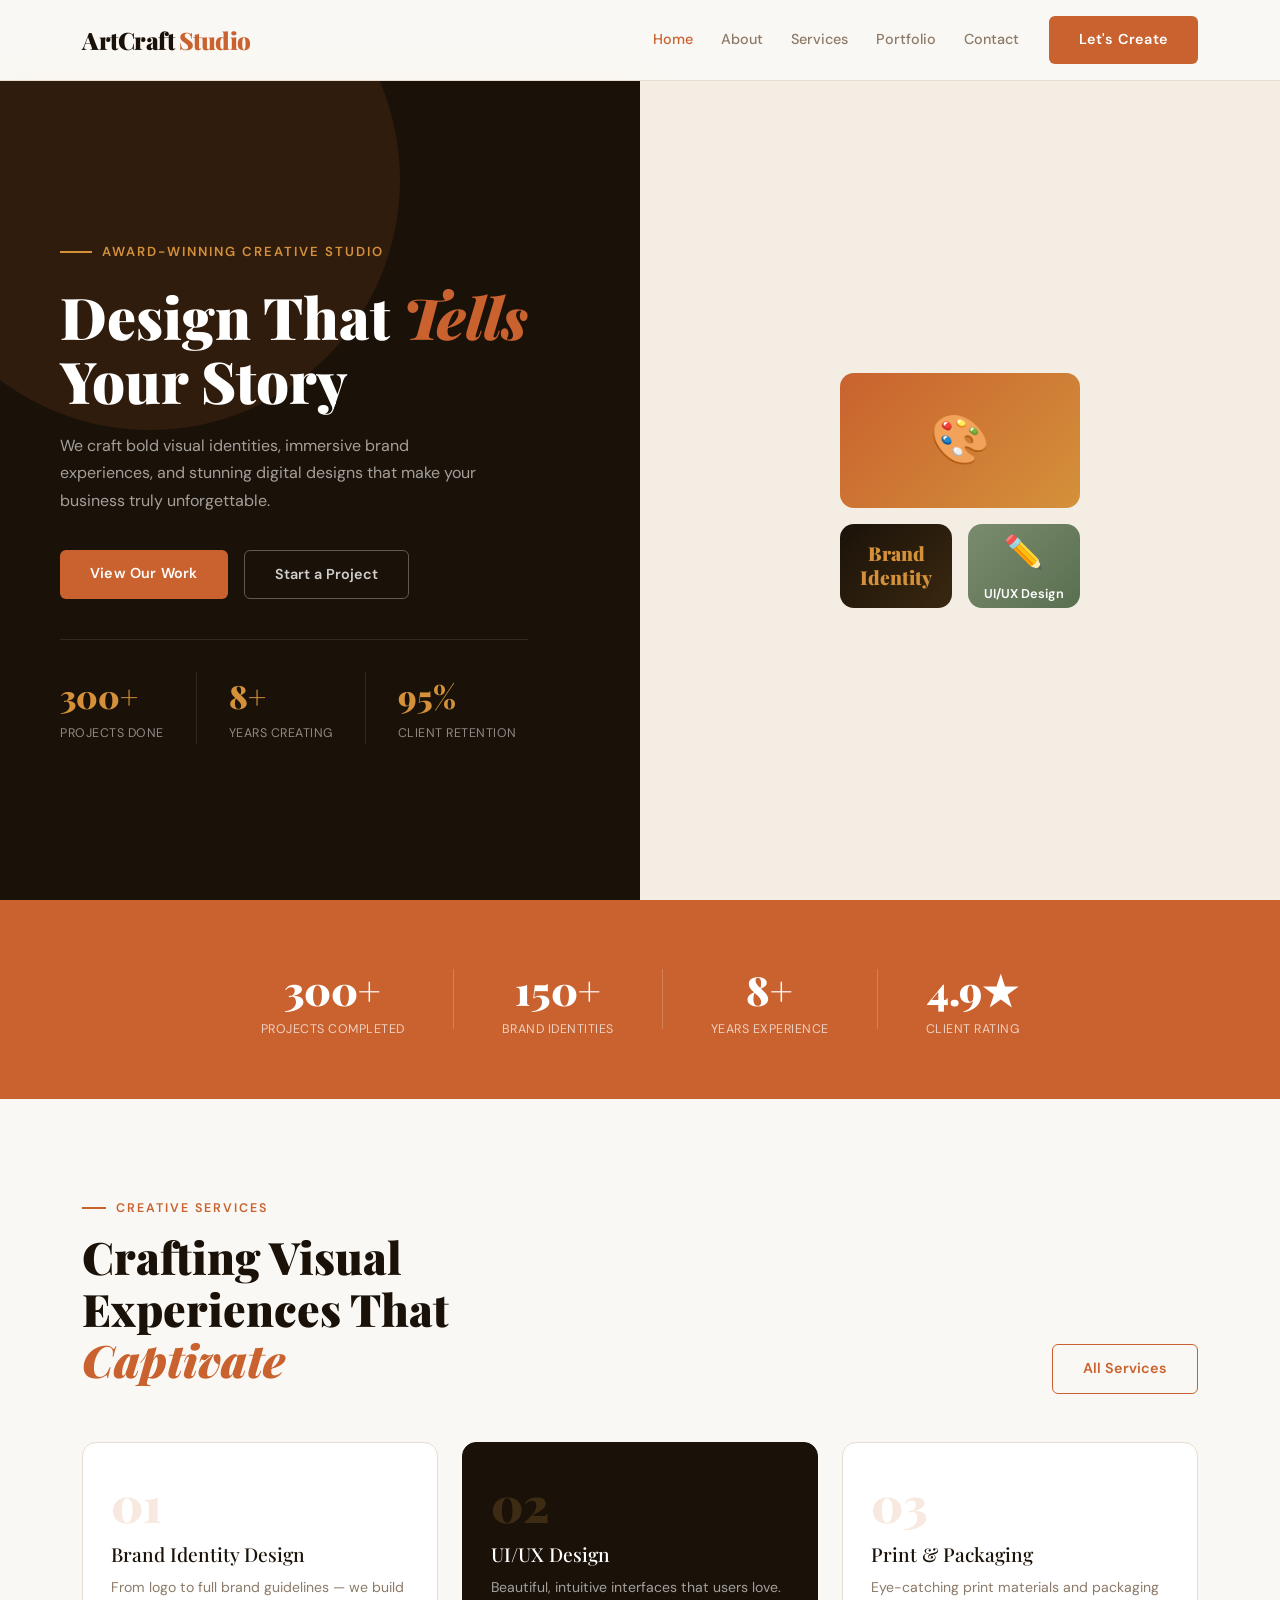
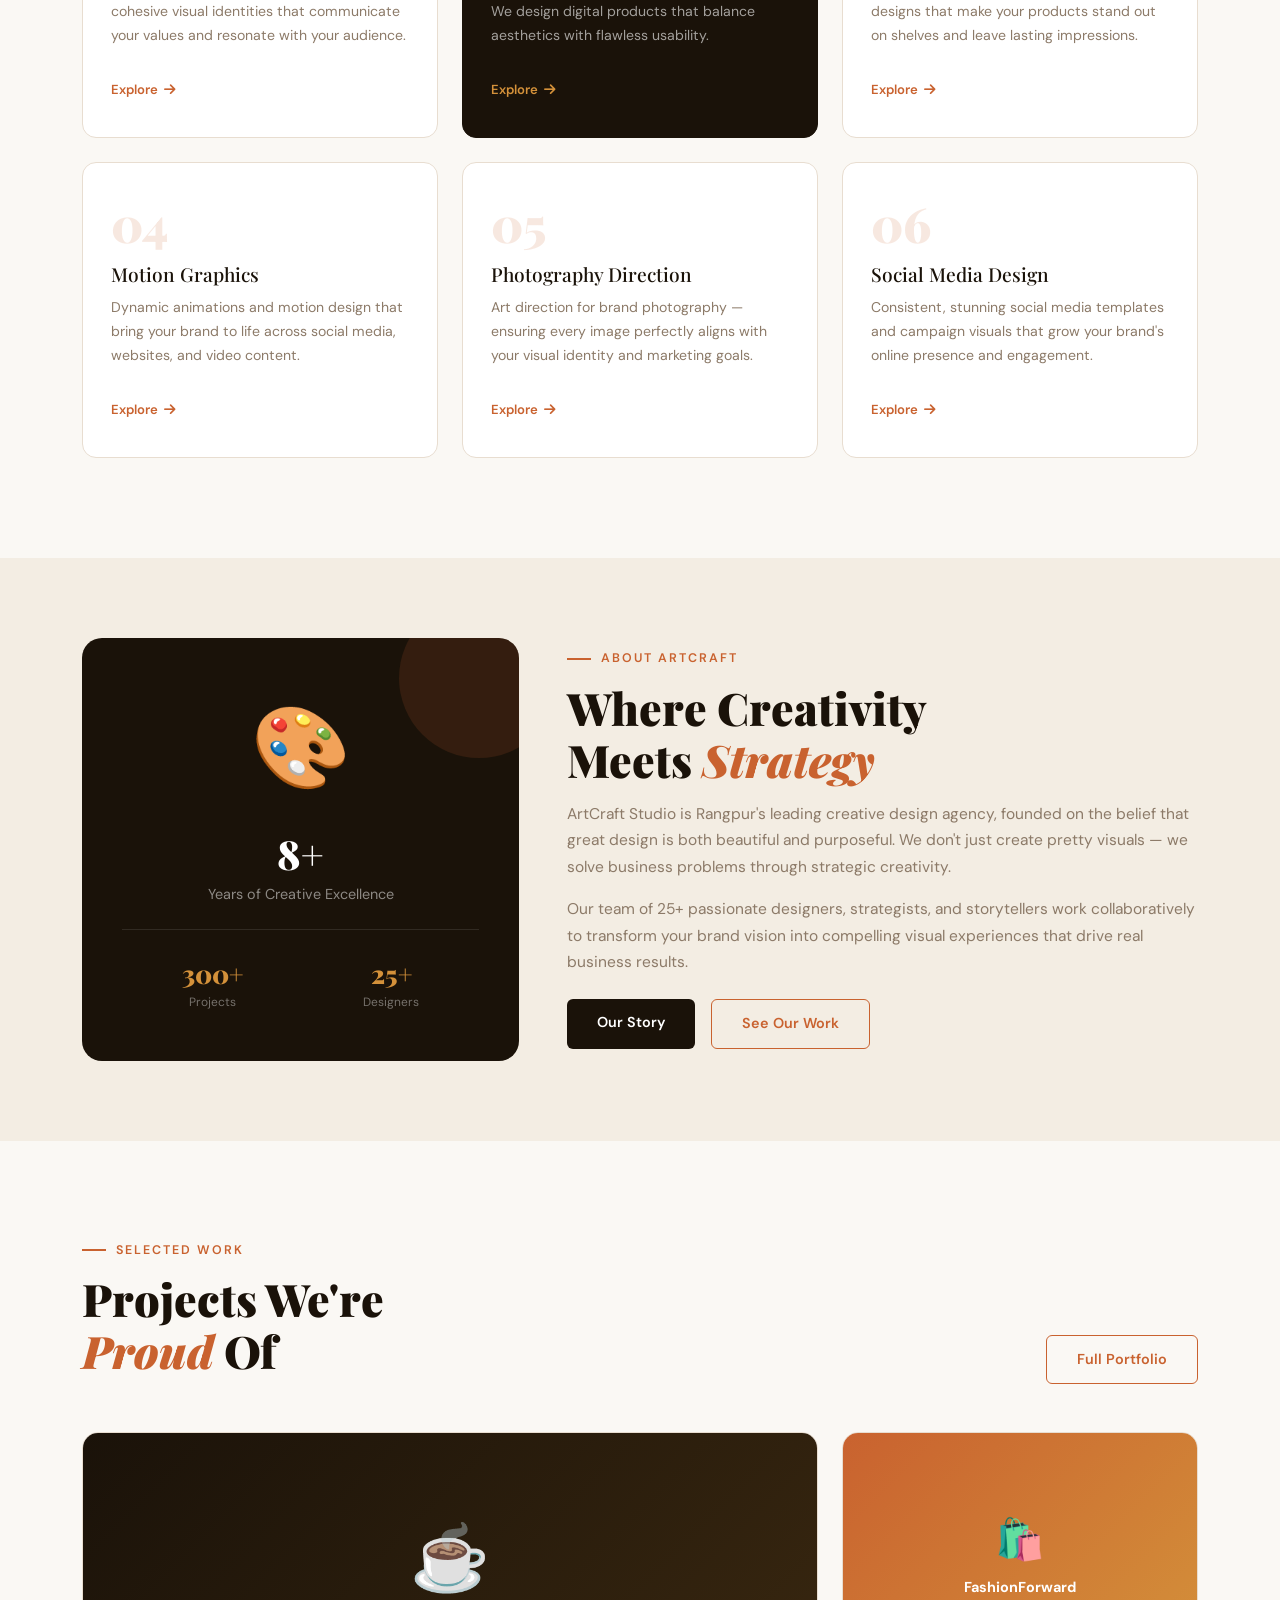
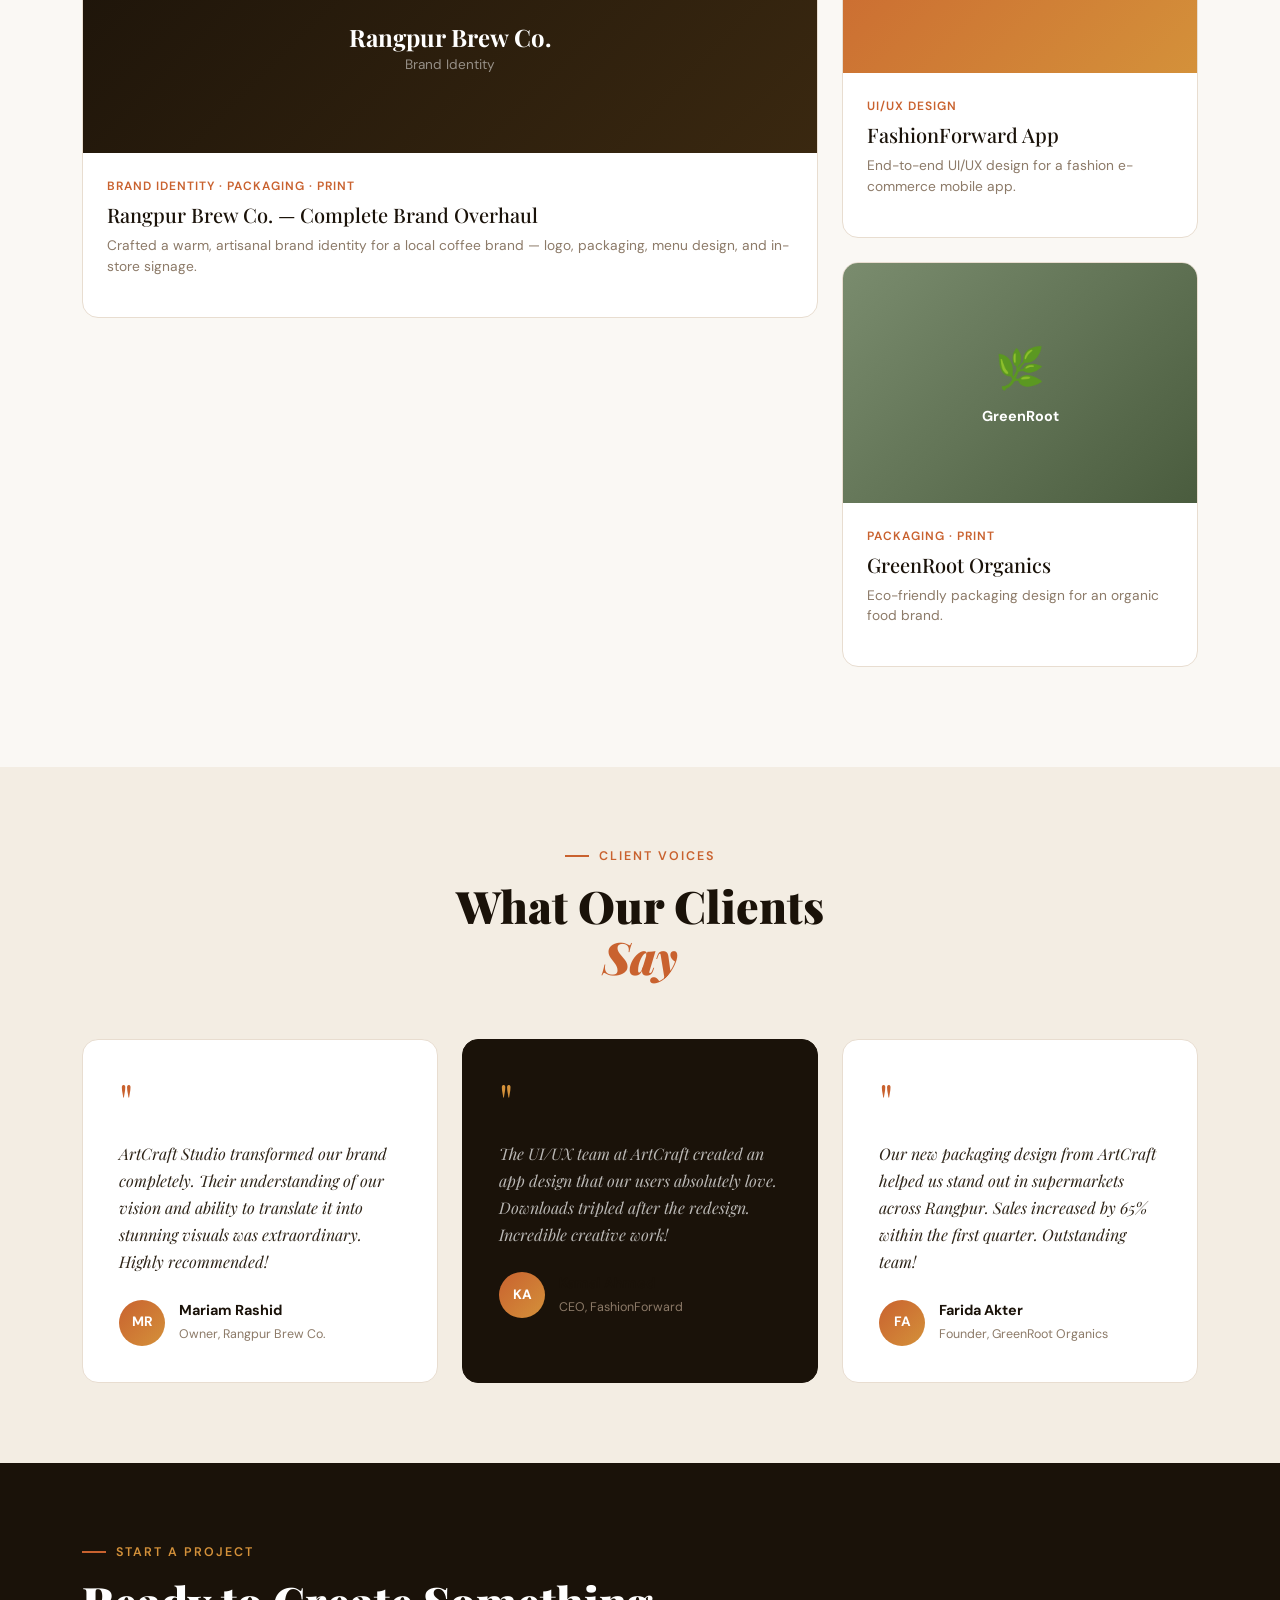
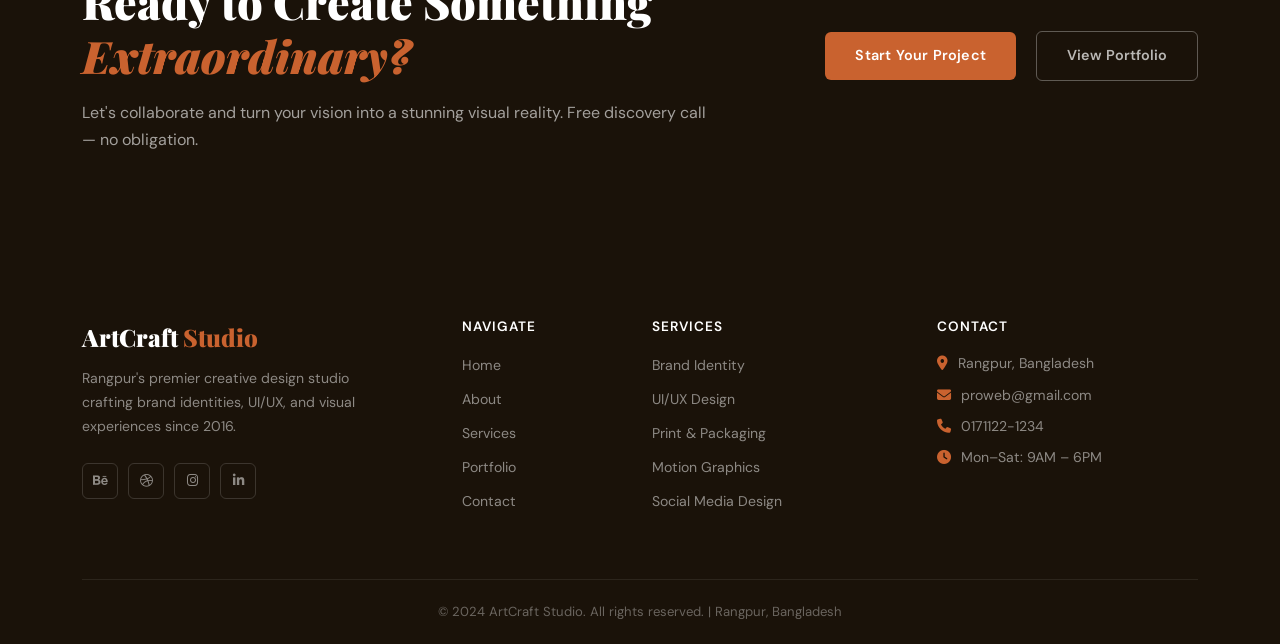
<file: index.html>
<!DOCTYPE html>
<html lang="en">
<head>
  <meta charset="UTF-8">
  <meta name="viewport" content="width=device-width, initial-scale=1.0">
  <title>ArtCraft Studio — Creative Design Agency | Rangpur, Bangladesh</title>
  <meta name="description" content="ArtCraft Studio is a premier creative design agency in Rangpur, Bangladesh. Branding, UI/UX, print, and visual identity solutions.">
  <link href="https://cdn.jsdelivr.net/npm/bootstrap@5.3.2/dist/css/bootstrap.min.css" rel="stylesheet">
  <link href="https://fonts.googleapis.com/css2?family=Playfair+Display:ital,wght@0,400;0,600;0,700;0,900;1,400;1,700&family=DM+Sans:wght@300;400;500;600&display=swap" rel="stylesheet">
  <link href="https://cdnjs.cloudflare.com/ajax/libs/font-awesome/6.5.0/css/all.min.css" rel="stylesheet">
  <link rel="stylesheet" href="style.css">
</head>
<body>

<!-- NAVBAR -->
<nav class="navbar navbar-expand-lg fixed-top ac-navbar">
  <div class="container">
    <a class="navbar-brand ac-brand" href="index.html">ArtCraft <span>Studio</span></a>
    <button class="navbar-toggler ac-toggler" type="button" data-bs-toggle="collapse" data-bs-target="#navMain">
      <i class="fas fa-bars"></i>
    </button>
    <div class="collapse navbar-collapse" id="navMain">
      <ul class="navbar-nav ms-auto">
        <li class="nav-item"><a class="nav-link active" href="index.html">Home</a></li>
        <li class="nav-item"><a class="nav-link" href="about.html">About</a></li>
        <li class="nav-item"><a class="nav-link" href="services.html">Services</a></li>
        <li class="nav-item"><a class="nav-link" href="portfolio.html">Portfolio</a></li>
        <li class="nav-item"><a class="nav-link" href="contact.html">Contact</a></li>
      </ul>
      <a href="contact.html" class="ac-btn-primary ms-3">Let's Create</a>
    </div>
  </div>
</nav>

<!-- HERO — SPLIT SCREEN -->
<section class="ac-hero">
  <div class="ac-hero-left">
    <div class="position-relative">
      <div class="ac-hero-eyebrow">Award-Winning Creative Studio</div>
      <h1 class="ac-hero-title">Design That <em>Tells</em><br>Your Story</h1>
      <p class="ac-hero-sub">We craft bold visual identities, immersive brand experiences, and stunning digital designs that make your business truly unforgettable.</p>
      <div class="d-flex gap-3 flex-wrap">
        <a href="portfolio.html" class="ac-btn-primary">View Our Work</a>
        <a href="contact.html" class="ac-btn-outline" style="border-color:rgba(255,255,255,0.3); color:rgba(255,255,255,0.8);">Start a Project</a>
      </div>
      <div class="ac-hero-stats">
        <div><span class="ac-stat-num">300+</span><span class="ac-stat-label">Projects Done</span></div>
        <div style="width:1px; background:rgba(255,255,255,0.1);"></div>
        <div><span class="ac-stat-num">8+</span><span class="ac-stat-label">Years Creating</span></div>
        <div style="width:1px; background:rgba(255,255,255,0.1);"></div>
        <div><span class="ac-stat-num">95%</span><span class="ac-stat-label">Client Retention</span></div>
      </div>
    </div>
  </div>
  <div class="ac-hero-right d-none d-lg-flex">
    <div class="ac-showcase-grid">
      <div class="ac-showcase-item" style="background:linear-gradient(135deg,#c9622f,#d4913a); font-size:3rem;">🎨</div>
      <div class="ac-showcase-item" style="background:linear-gradient(135deg,#1a1209,#3a2810);">
        <div style="text-align:center; padding:20px;">
          <div style="color:#d4913a; font-family:'Playfair Display',serif; font-weight:900; font-size:1.2rem; line-height:1.2;">Brand<br>Identity</div>
        </div>
      </div>
      <div class="ac-showcase-item" style="background:linear-gradient(135deg,#7a8c6e,#5a6e50);">
        <div style="text-align:center;">
          <div style="font-size:2rem;">✏️</div>
          <div style="color:#fff; font-size:0.8rem; font-weight:600; margin-top:8px;">UI/UX Design</div>
        </div>
      </div>
    </div>
  </div>
</section>

<!-- STATS BANNER -->
<div class="ac-stats-banner">
  <div class="container">
    <div class="d-flex justify-content-center align-items-center gap-5 flex-wrap">
      <div class="text-center"><span class="ac-stat-num">300+</span><div class="ac-stat-label">Projects Completed</div></div>
      <div class="ac-divider d-none d-md-block"></div>
      <div class="text-center"><span class="ac-stat-num">150+</span><div class="ac-stat-label">Brand Identities</div></div>
      <div class="ac-divider d-none d-md-block"></div>
      <div class="text-center"><span class="ac-stat-num">8+</span><div class="ac-stat-label">Years Experience</div></div>
      <div class="ac-divider d-none d-md-block"></div>
      <div class="text-center"><span class="ac-stat-num">4.9★</span><div class="ac-stat-label">Client Rating</div></div>
    </div>
  </div>
</div>

<!-- SERVICES OVERVIEW -->
<section class="ac-section">
  <div class="container">
    <div class="row align-items-end mb-5">
      <div class="col-lg-6">
        <div class="ac-section-label">Creative Services</div>
        <h2 class="ac-section-title">Crafting Visual<br>Experiences That <em>Captivate</em></h2>
      </div>
      <div class="col-lg-6 text-lg-end mt-3 mt-lg-0">
        <a href="services.html" class="ac-btn-outline">All Services</a>
      </div>
    </div>
    <div class="row g-4">
      <div class="col-md-6 col-lg-4">
        <div class="ac-service-card">
          <div class="ac-service-num">01</div>
          <h4>Brand Identity Design</h4>
          <p>From logo to full brand guidelines — we build cohesive visual identities that communicate your values and resonate with your audience.</p>
          <a href="services.html" class="ac-service-tag">Explore <i class="fas fa-arrow-right"></i></a>
        </div>
      </div>
      <div class="col-md-6 col-lg-4">
        <div class="ac-service-card" style="background:var(--ac-dark); border-color:var(--ac-dark);">
          <div class="ac-service-num" style="color:rgba(212,145,58,0.2);">02</div>
          <h4 style="color:#fff;">UI/UX Design</h4>
          <p style="color:rgba(255,255,255,0.6);">Beautiful, intuitive interfaces that users love. We design digital products that balance aesthetics with flawless usability.</p>
          <a href="services.html" class="ac-service-tag" style="color:var(--ac-amber);">Explore <i class="fas fa-arrow-right"></i></a>
        </div>
      </div>
      <div class="col-md-6 col-lg-4">
        <div class="ac-service-card">
          <div class="ac-service-num">03</div>
          <h4>Print & Packaging</h4>
          <p>Eye-catching print materials and packaging designs that make your products stand out on shelves and leave lasting impressions.</p>
          <a href="services.html" class="ac-service-tag">Explore <i class="fas fa-arrow-right"></i></a>
        </div>
      </div>
      <div class="col-md-6 col-lg-4">
        <div class="ac-service-card">
          <div class="ac-service-num">04</div>
          <h4>Motion Graphics</h4>
          <p>Dynamic animations and motion design that bring your brand to life across social media, websites, and video content.</p>
          <a href="services.html" class="ac-service-tag">Explore <i class="fas fa-arrow-right"></i></a>
        </div>
      </div>
      <div class="col-md-6 col-lg-4">
        <div class="ac-service-card">
          <div class="ac-service-num">05</div>
          <h4>Photography Direction</h4>
          <p>Art direction for brand photography — ensuring every image perfectly aligns with your visual identity and marketing goals.</p>
          <a href="services.html" class="ac-service-tag">Explore <i class="fas fa-arrow-right"></i></a>
        </div>
      </div>
      <div class="col-md-6 col-lg-4">
        <div class="ac-service-card">
          <div class="ac-service-num">06</div>
          <h4>Social Media Design</h4>
          <p>Consistent, stunning social media templates and campaign visuals that grow your brand's online presence and engagement.</p>
          <a href="services.html" class="ac-service-tag">Explore <i class="fas fa-arrow-right"></i></a>
        </div>
      </div>
    </div>
  </div>
</section>

<!-- ABOUT STRIP -->
<section style="background:var(--ac-surface); padding:80px 0;">
  <div class="container">
    <div class="row g-5 align-items-center">
      <div class="col-lg-5">
        <div style="background:var(--ac-dark); border-radius:20px; padding:50px 40px; text-align:center; position:relative; overflow:hidden;">
          <div style="position:absolute; top:-40px; right:-40px; width:160px; height:160px; background:rgba(201,98,47,0.15); border-radius:50%;"></div>
          <div style="font-size:5rem; margin-bottom:16px;">🎨</div>
          <div style="font-family:'Playfair Display',serif; font-size:2.5rem; font-weight:900; color:#fff;">8+</div>
          <div style="color:rgba(255,255,255,0.5); font-size:0.9rem;">Years of Creative Excellence</div>
          <div style="margin-top:24px; padding-top:24px; border-top:1px solid rgba(255,255,255,0.1); display:flex; justify-content:space-around;">
            <div><div style="font-family:'Playfair Display',serif; font-size:1.6rem; font-weight:900; color:var(--ac-amber);">300+</div><div style="color:rgba(255,255,255,0.4); font-size:0.75rem;">Projects</div></div>
            <div><div style="font-family:'Playfair Display',serif; font-size:1.6rem; font-weight:900; color:var(--ac-amber);">25+</div><div style="color:rgba(255,255,255,0.4); font-size:0.75rem;">Designers</div></div>
          </div>
        </div>
      </div>
      <div class="col-lg-7">
        <div class="ac-section-label">About ArtCraft</div>
        <h2 class="ac-section-title">Where Creativity<br>Meets <em>Strategy</em></h2>
        <p class="ac-text-muted mt-3">ArtCraft Studio is Rangpur's leading creative design agency, founded on the belief that great design is both beautiful and purposeful. We don't just create pretty visuals — we solve business problems through strategic creativity.</p>
        <p class="ac-text-muted mt-3">Our team of 25+ passionate designers, strategists, and storytellers work collaboratively to transform your brand vision into compelling visual experiences that drive real business results.</p>
        <div class="d-flex gap-3 flex-wrap mt-4">
          <a href="about.html" class="ac-btn-dark">Our Story</a>
          <a href="portfolio.html" class="ac-btn-outline">See Our Work</a>
        </div>
      </div>
    </div>
  </div>
</section>

<!-- PORTFOLIO PREVIEW -->
<section class="ac-section">
  <div class="container">
    <div class="row align-items-end mb-5">
      <div class="col-lg-6">
        <div class="ac-section-label">Selected Work</div>
        <h2 class="ac-section-title">Projects We're<br><em>Proud</em> Of</h2>
      </div>
      <div class="col-lg-6 text-lg-end mt-3 mt-lg-0">
        <a href="portfolio.html" class="ac-btn-outline">Full Portfolio</a>
      </div>
    </div>
    <div class="row g-4">
      <div class="col-md-6 col-lg-8">
        <div class="ac-portfolio-card">
          <div class="ac-portfolio-thumb" style="background:linear-gradient(135deg,#1a1209,#3a2810); height:320px;">
            <div style="text-align:center;">
              <div style="font-size:4rem; margin-bottom:12px;">☕</div>
              <div style="font-family:'Playfair Display',serif; font-size:1.5rem; color:#fff; font-weight:700;">Rangpur Brew Co.</div>
              <div style="color:rgba(255,255,255,0.5); font-size:0.85rem;">Brand Identity</div>
            </div>
            <div class="ac-portfolio-overlay">
              <a href="portfolio.html" class="ac-btn-primary">View Case Study</a>
            </div>
          </div>
          <div class="ac-portfolio-body">
            <div class="ac-port-category">Brand Identity · Packaging · Print</div>
            <h5>Rangpur Brew Co. — Complete Brand Overhaul</h5>
            <p>Crafted a warm, artisanal brand identity for a local coffee brand — logo, packaging, menu design, and in-store signage.</p>
          </div>
        </div>
      </div>
      <div class="col-md-6 col-lg-4">
        <div class="row g-4">
          <div class="col-12">
            <div class="ac-portfolio-card">
              <div class="ac-portfolio-thumb" style="background:linear-gradient(135deg,#c9622f,#d4913a);">
                <div style="text-align:center;"><div style="font-size:2.5rem;">🛍️</div><div style="color:#fff; font-weight:700; font-size:0.9rem; margin-top:8px;">FashionForward</div></div>
                <div class="ac-portfolio-overlay"><a href="portfolio.html" class="ac-btn-primary" style="font-size:0.8rem; padding:8px 16px;">View</a></div>
              </div>
              <div class="ac-portfolio-body">
                <div class="ac-port-category">UI/UX Design</div>
                <h5>FashionForward App</h5>
                <p>End-to-end UI/UX design for a fashion e-commerce mobile app.</p>
              </div>
            </div>
          </div>
          <div class="col-12">
            <div class="ac-portfolio-card">
              <div class="ac-portfolio-thumb" style="background:linear-gradient(135deg,#7a8c6e,#4a5c3e);">
                <div style="text-align:center;"><div style="font-size:2.5rem;">🌿</div><div style="color:#fff; font-weight:700; font-size:0.9rem; margin-top:8px;">GreenRoot</div></div>
                <div class="ac-portfolio-overlay"><a href="portfolio.html" class="ac-btn-primary" style="font-size:0.8rem; padding:8px 16px;">View</a></div>
              </div>
              <div class="ac-portfolio-body">
                <div class="ac-port-category">Packaging · Print</div>
                <h5>GreenRoot Organics</h5>
                <p>Eco-friendly packaging design for an organic food brand.</p>
              </div>
            </div>
          </div>
        </div>
      </div>
    </div>
  </div>
</section>

<!-- TESTIMONIALS -->
<section style="background:var(--ac-surface); padding:80px 0;">
  <div class="container">
    <div class="row justify-content-center mb-5">
      <div class="col-lg-6 text-center">
        <div class="ac-section-label" style="justify-content:center;">Client Voices</div>
        <h2 class="ac-section-title">What Our Clients<br><em>Say</em></h2>
      </div>
    </div>
    <div class="row g-4">
      <div class="col-md-4">
        <div class="ac-testimonial">
          <div class="ac-testimonial-quote">"</div>
          <p>ArtCraft Studio transformed our brand completely. Their understanding of our vision and ability to translate it into stunning visuals was extraordinary. Highly recommended!</p>
          <div class="ac-testimonial-author"><div class="ac-avatar">MR</div><div><strong>Mariam Rashid</strong><span>Owner, Rangpur Brew Co.</span></div></div>
        </div>
      </div>
      <div class="col-md-4">
        <div class="ac-testimonial" style="background:var(--ac-dark); border-color:var(--ac-dark);">
          <div class="ac-testimonial-quote" style="color:var(--ac-amber);">"</div>
          <p style="color:rgba(255,255,255,0.7);">The UI/UX team at ArtCraft created an app design that our users absolutely love. Downloads tripled after the redesign. Incredible creative work!</p>
          <div class="ac-testimonial-author"><div class="ac-avatar">KA</div><div><strong>Kamal Ahmed</strong><span>CEO, FashionForward</span></div></div>
        </div>
      </div>
      <div class="col-md-4">
        <div class="ac-testimonial">
          <div class="ac-testimonial-quote">"</div>
          <p>Our new packaging design from ArtCraft helped us stand out in supermarkets across Rangpur. Sales increased by 65% within the first quarter. Outstanding team!</p>
          <div class="ac-testimonial-author"><div class="ac-avatar">FA</div><div><strong>Farida Akter</strong><span>Founder, GreenRoot Organics</span></div></div>
        </div>
      </div>
    </div>
  </div>
</section>

<!-- CTA -->
<section style="padding:80px 0; background:var(--ac-dark);">
  <div class="container">
    <div class="row align-items-center g-4">
      <div class="col-lg-7">
        <div class="ac-section-label" style="color:var(--ac-amber);">Start a Project</div>
        <h2 style="font-family:'Playfair Display',serif; font-size:clamp(1.8rem,3.5vw,2.8rem); font-weight:900; color:#fff; line-height:1.2;">Ready to Create Something<br><em style="color:var(--ac-primary);">Extraordinary?</em></h2>
        <p style="color:rgba(255,255,255,0.6); margin-top:16px; font-size:1rem; line-height:1.7;">Let's collaborate and turn your vision into a stunning visual reality. Free discovery call — no obligation.</p>
      </div>
      <div class="col-lg-5 text-lg-end">
        <a href="contact.html" class="ac-btn-primary btn-lg me-3">Start Your Project</a>
        <a href="portfolio.html" class="ac-btn-outline" style="border-color:rgba(255,255,255,0.3); color:rgba(255,255,255,0.7);">View Portfolio</a>
      </div>
    </div>
  </div>
</section>

<!-- FOOTER -->
<footer class="ac-footer">
  <div class="container">
    <div class="row g-4">
      <div class="col-lg-4">
        <div class="ac-footer-brand">ArtCraft <span>Studio</span></div>
        <p class="ac-footer-desc">Rangpur's premier creative design studio crafting brand identities, UI/UX, and visual experiences since 2016.</p>
        <div class="ac-footer-social">
          <a href="#"><i class="fab fa-behance"></i></a>
          <a href="#"><i class="fab fa-dribbble"></i></a>
          <a href="#"><i class="fab fa-instagram"></i></a>
          <a href="#"><i class="fab fa-linkedin-in"></i></a>
        </div>
      </div>
      <div class="col-md-4 col-lg-2">
        <h6 class="ac-footer-heading">Navigate</h6>
        <ul class="ac-footer-links">
          <li><a href="index.html">Home</a></li>
          <li><a href="about.html">About</a></li>
          <li><a href="services.html">Services</a></li>
          <li><a href="portfolio.html">Portfolio</a></li>
          <li><a href="contact.html">Contact</a></li>
        </ul>
      </div>
      <div class="col-md-4 col-lg-3">
        <h6 class="ac-footer-heading">Services</h6>
        <ul class="ac-footer-links">
          <li><a href="services.html">Brand Identity</a></li>
          <li><a href="services.html">UI/UX Design</a></li>
          <li><a href="services.html">Print & Packaging</a></li>
          <li><a href="services.html">Motion Graphics</a></li>
          <li><a href="services.html">Social Media Design</a></li>
        </ul>
      </div>
      <div class="col-md-4 col-lg-3">
        <h6 class="ac-footer-heading">Contact</h6>
        <ul class="ac-footer-contact">
          <li><i class="fas fa-map-marker-alt"></i> Rangpur, Bangladesh</li>
          <li><i class="fas fa-envelope"></i> proweb@gmail.com</li>
          <li><i class="fas fa-phone"></i> 0171122-1234</li>
          <li><i class="fas fa-clock"></i> Mon–Sat: 9AM – 6PM</li>
        </ul>
      </div>
    </div>
    <div class="ac-footer-bottom">
      <p>&copy; 2024 ArtCraft Studio. All rights reserved. | Rangpur, Bangladesh</p>
    </div>
  </div>
</footer>

<script src="https://cdn.jsdelivr.net/npm/bootstrap@5.3.2/dist/js/bootstrap.bundle.min.js"></script>
</body>
</html>
</file>
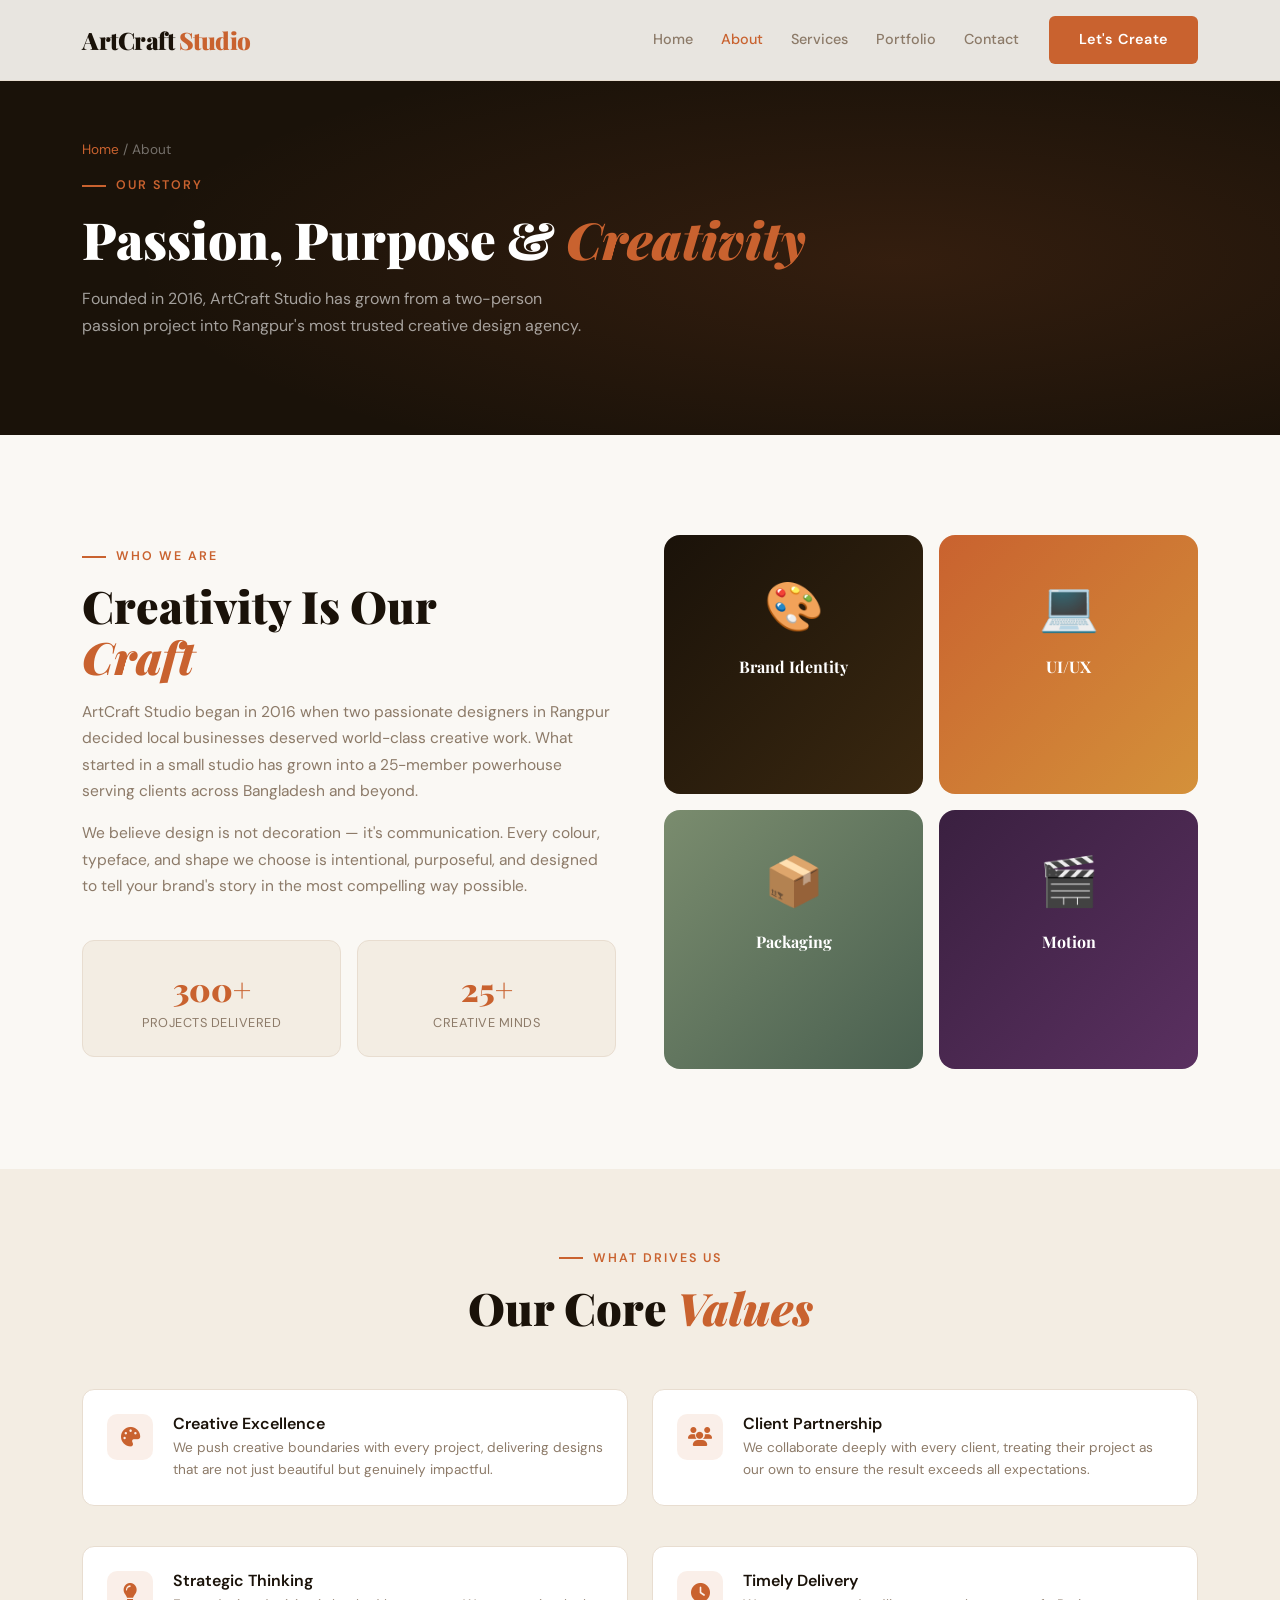
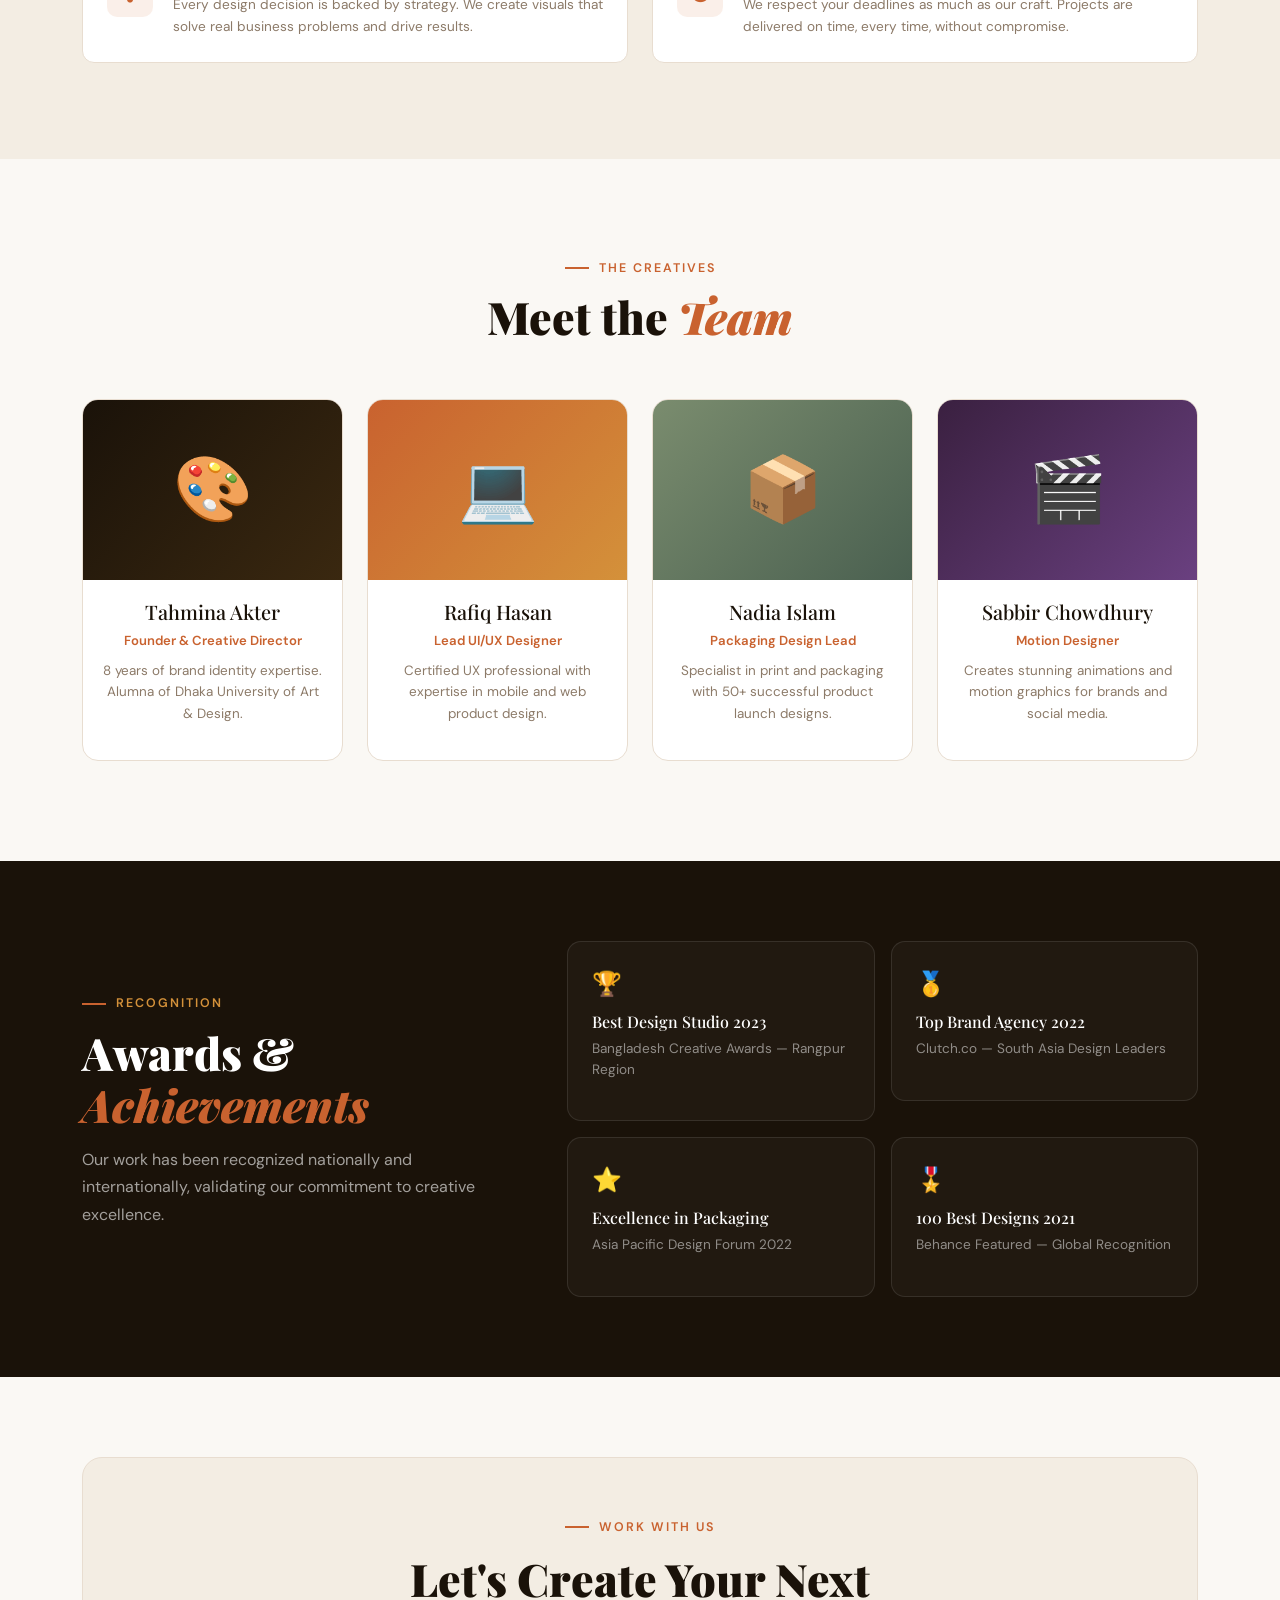
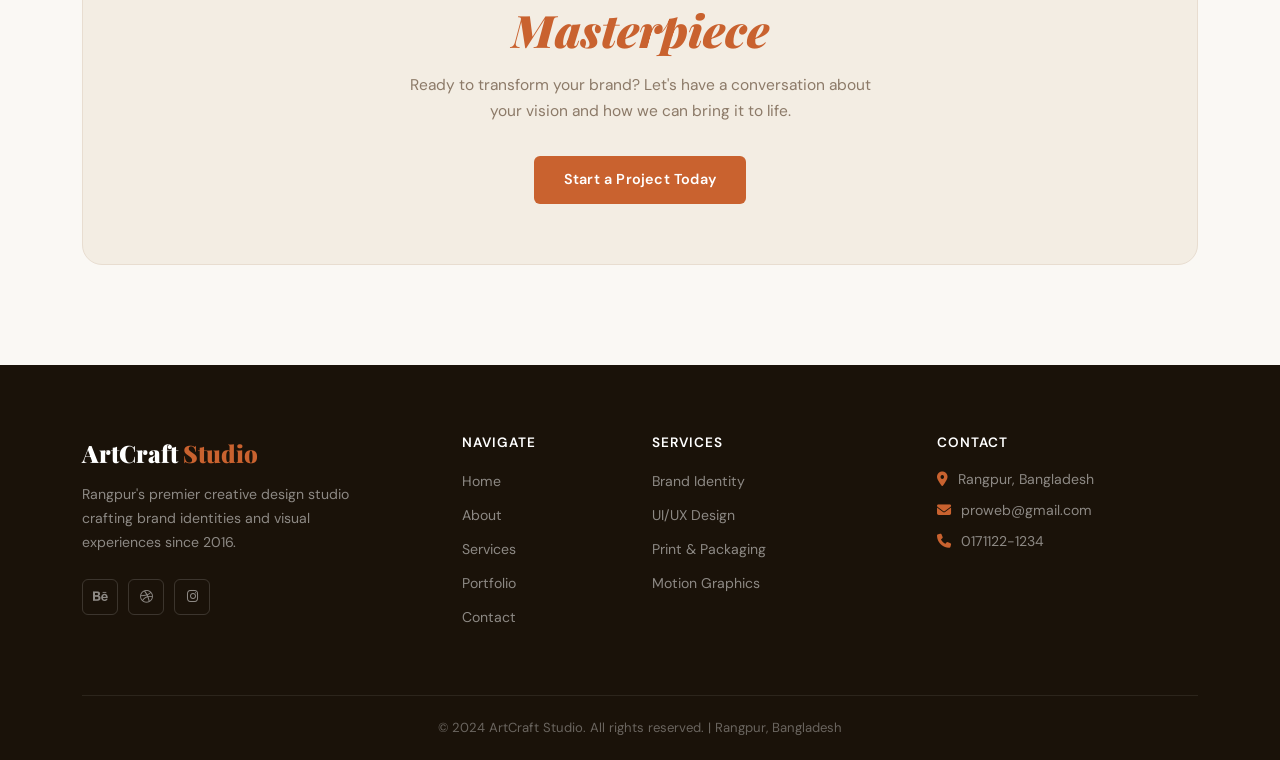
<file: about.html>
<!DOCTYPE html>
<html lang="en">
<head>
  <meta charset="UTF-8">
  <meta name="viewport" content="width=device-width, initial-scale=1.0">
  <title>About — ArtCraft Studio | Creative Design Agency Rangpur</title>
  <meta name="description" content="Learn about ArtCraft Studio, Rangpur's premier creative design agency — our story, values, team and creative mission.">
  <link href="https://cdn.jsdelivr.net/npm/bootstrap@5.3.2/dist/css/bootstrap.min.css" rel="stylesheet">
  <link href="https://fonts.googleapis.com/css2?family=Playfair+Display:ital,wght@0,400;0,600;0,700;0,900;1,400;1,700&family=DM+Sans:wght@300;400;500;600&display=swap" rel="stylesheet">
  <link href="https://cdnjs.cloudflare.com/ajax/libs/font-awesome/6.5.0/css/all.min.css" rel="stylesheet">
  <link rel="stylesheet" href="style.css">
</head>
<body>
<nav class="navbar navbar-expand-lg fixed-top ac-navbar">
  <div class="container">
    <a class="navbar-brand ac-brand" href="index.html">ArtCraft <span>Studio</span></a>
    <button class="navbar-toggler ac-toggler" type="button" data-bs-toggle="collapse" data-bs-target="#navMain"><i class="fas fa-bars"></i></button>
    <div class="collapse navbar-collapse" id="navMain">
      <ul class="navbar-nav ms-auto">
        <li class="nav-item"><a class="nav-link" href="index.html">Home</a></li>
        <li class="nav-item"><a class="nav-link active" href="about.html">About</a></li>
        <li class="nav-item"><a class="nav-link" href="services.html">Services</a></li>
        <li class="nav-item"><a class="nav-link" href="portfolio.html">Portfolio</a></li>
        <li class="nav-item"><a class="nav-link" href="contact.html">Contact</a></li>
      </ul>
      <a href="contact.html" class="ac-btn-primary ms-3">Let's Create</a>
    </div>
  </div>
</nav>

<section class="ac-page-header">
  <div class="container position-relative">
    <div class="ac-breadcrumb"><a href="index.html">Home</a> / About</div>
    <div class="ac-section-label mt-3">Our Story</div>
    <h1>Passion, Purpose &amp; <em>Creativity</em></h1>
    <p style="color:rgba(255,255,255,0.6); max-width:520px; margin-top:14px; line-height:1.7;">Founded in 2016, ArtCraft Studio has grown from a two-person passion project into Rangpur's most trusted creative design agency.</p>
  </div>
</section>

<!-- STORY -->
<section class="ac-section">
  <div class="container">
    <div class="row g-5 align-items-center">
      <div class="col-lg-6">
        <div class="ac-section-label">Who We Are</div>
        <h2 class="ac-section-title">Creativity Is Our<br><em>Craft</em></h2>
        <p class="ac-text-muted mt-3">ArtCraft Studio began in 2016 when two passionate designers in Rangpur decided local businesses deserved world-class creative work. What started in a small studio has grown into a 25-member powerhouse serving clients across Bangladesh and beyond.</p>
        <p class="ac-text-muted mt-3">We believe design is not decoration — it's communication. Every colour, typeface, and shape we choose is intentional, purposeful, and designed to tell your brand's story in the most compelling way possible.</p>
        <div class="row g-3 mt-4">
          <div class="col-6"><div style="background:var(--ac-surface); border:1px solid var(--ac-border); border-radius:12px; padding:24px; text-align:center;"><div style="font-family:'Playfair Display',serif; font-size:2rem; font-weight:900; color:var(--ac-primary);">300+</div><div style="color:var(--ac-muted); font-size:0.8rem; text-transform:uppercase; letter-spacing:0.5px;">Projects Delivered</div></div></div>
          <div class="col-6"><div style="background:var(--ac-surface); border:1px solid var(--ac-border); border-radius:12px; padding:24px; text-align:center;"><div style="font-family:'Playfair Display',serif; font-size:2rem; font-weight:900; color:var(--ac-primary);">25+</div><div style="color:var(--ac-muted); font-size:0.8rem; text-transform:uppercase; letter-spacing:0.5px;">Creative Minds</div></div></div>
        </div>
      </div>
      <div class="col-lg-6">
        <div style="display:grid; grid-template-columns:1fr 1fr; gap:16px;">
          <div style="background:linear-gradient(135deg,#1a1209,#3a2810); border-radius:16px; padding:36px 24px; text-align:center; aspect-ratio:1;"><div style="font-size:3rem; margin-bottom:12px;">🎨</div><div style="font-family:'Playfair Display',serif; color:#fff; font-weight:700;">Brand Identity</div></div>
          <div style="background:linear-gradient(135deg,#c9622f,#d4913a); border-radius:16px; padding:36px 24px; text-align:center; aspect-ratio:1;"><div style="font-size:3rem; margin-bottom:12px;">💻</div><div style="font-family:'Playfair Display',serif; color:#fff; font-weight:700;">UI/UX</div></div>
          <div style="background:linear-gradient(135deg,#7a8c6e,#4a6050); border-radius:16px; padding:36px 24px; text-align:center; aspect-ratio:1;"><div style="font-size:3rem; margin-bottom:12px;">📦</div><div style="font-family:'Playfair Display',serif; color:#fff; font-weight:700;">Packaging</div></div>
          <div style="background:linear-gradient(135deg,#3a2040,#5a3060); border-radius:16px; padding:36px 24px; text-align:center; aspect-ratio:1;"><div style="font-size:3rem; margin-bottom:12px;">🎬</div><div style="font-family:'Playfair Display',serif; color:#fff; font-weight:700;">Motion</div></div>
        </div>
      </div>
    </div>
  </div>
</section>

<!-- VALUES -->
<section style="background:var(--ac-surface); padding:80px 0;">
  <div class="container">
    <div class="row justify-content-center mb-5">
      <div class="col-lg-6 text-center">
        <div class="ac-section-label" style="justify-content:center;">What Drives Us</div>
        <h2 class="ac-section-title">Our Core <em>Values</em></h2>
      </div>
    </div>
    <div class="row g-4">
      <div class="col-md-6"><div class="ac-value-item"><div class="ac-vi-icon"><i class="fas fa-palette"></i></div><div><h6>Creative Excellence</h6><p>We push creative boundaries with every project, delivering designs that are not just beautiful but genuinely impactful.</p></div></div></div>
      <div class="col-md-6"><div class="ac-value-item"><div class="ac-vi-icon"><i class="fas fa-users"></i></div><div><h6>Client Partnership</h6><p>We collaborate deeply with every client, treating their project as our own to ensure the result exceeds all expectations.</p></div></div></div>
      <div class="col-md-6"><div class="ac-value-item"><div class="ac-vi-icon"><i class="fas fa-lightbulb"></i></div><div><h6>Strategic Thinking</h6><p>Every design decision is backed by strategy. We create visuals that solve real business problems and drive results.</p></div></div></div>
      <div class="col-md-6"><div class="ac-value-item"><div class="ac-vi-icon"><i class="fas fa-clock"></i></div><div><h6>Timely Delivery</h6><p>We respect your deadlines as much as our craft. Projects are delivered on time, every time, without compromise.</p></div></div></div>
    </div>
  </div>
</section>

<!-- TEAM -->
<section class="ac-section">
  <div class="container">
    <div class="row justify-content-center mb-5">
      <div class="col-lg-6 text-center">
        <div class="ac-section-label" style="justify-content:center;">The Creatives</div>
        <h2 class="ac-section-title">Meet the <em>Team</em></h2>
      </div>
    </div>
    <div class="row g-4">
      <div class="col-md-6 col-lg-3"><div class="ac-team-card"><div class="ac-team-thumb" style="background:linear-gradient(135deg,#1a1209,#3a2810);">🎨</div><div class="ac-team-body"><h5>Tahmina Akter</h5><span>Founder & Creative Director</span><p>8 years of brand identity expertise. Alumna of Dhaka University of Art & Design.</p></div></div></div>
      <div class="col-md-6 col-lg-3"><div class="ac-team-card"><div class="ac-team-thumb" style="background:linear-gradient(135deg,#c9622f,#d4913a);">💻</div><div class="ac-team-body"><h5>Rafiq Hasan</h5><span>Lead UI/UX Designer</span><p>Certified UX professional with expertise in mobile and web product design.</p></div></div></div>
      <div class="col-md-6 col-lg-3"><div class="ac-team-card"><div class="ac-team-thumb" style="background:linear-gradient(135deg,#7a8c6e,#4a6050);">📦</div><div class="ac-team-body"><h5>Nadia Islam</h5><span>Packaging Design Lead</span><p>Specialist in print and packaging with 50+ successful product launch designs.</p></div></div></div>
      <div class="col-md-6 col-lg-3"><div class="ac-team-card"><div class="ac-team-thumb" style="background:linear-gradient(135deg,#3a2040,#6a4080);">🎬</div><div class="ac-team-body"><h5>Sabbir Chowdhury</h5><span>Motion Designer</span><p>Creates stunning animations and motion graphics for brands and social media.</p></div></div></div>
    </div>
  </div>
</section>

<!-- AWARDS -->
<section style="background:var(--ac-dark); padding:80px 0;">
  <div class="container">
    <div class="row g-5 align-items-center">
      <div class="col-lg-5">
        <div class="ac-section-label" style="color:var(--ac-amber);">Recognition</div>
        <h2 style="font-family:'Playfair Display',serif; font-weight:900; color:#fff; font-size:clamp(2rem,3.5vw,2.8rem); line-height:1.15;">Awards &amp; <em style="color:var(--ac-primary);">Achievements</em></h2>
        <p style="color:rgba(255,255,255,0.6); margin-top:16px; line-height:1.7;">Our work has been recognized nationally and internationally, validating our commitment to creative excellence.</p>
      </div>
      <div class="col-lg-7">
        <div class="row g-3">
          <div class="col-md-6"><div style="border:1px solid rgba(255,255,255,0.1); border-radius:14px; padding:24px; background:rgba(255,255,255,0.03);"><div style="color:var(--ac-amber); font-size:1.5rem; margin-bottom:10px;">🏆</div><h6 style="color:#fff; font-family:'Playfair Display',serif;">Best Design Studio 2023</h6><p style="color:rgba(255,255,255,0.5); font-size:0.85rem;">Bangladesh Creative Awards — Rangpur Region</p></div></div>
          <div class="col-md-6"><div style="border:1px solid rgba(255,255,255,0.1); border-radius:14px; padding:24px; background:rgba(255,255,255,0.03);"><div style="color:var(--ac-amber); font-size:1.5rem; margin-bottom:10px;">🥇</div><h6 style="color:#fff; font-family:'Playfair Display',serif;">Top Brand Agency 2022</h6><p style="color:rgba(255,255,255,0.5); font-size:0.85rem;">Clutch.co — South Asia Design Leaders</p></div></div>
          <div class="col-md-6"><div style="border:1px solid rgba(255,255,255,0.1); border-radius:14px; padding:24px; background:rgba(255,255,255,0.03);"><div style="color:var(--ac-amber); font-size:1.5rem; margin-bottom:10px;">⭐</div><h6 style="color:#fff; font-family:'Playfair Display',serif;">Excellence in Packaging</h6><p style="color:rgba(255,255,255,0.5); font-size:0.85rem;">Asia Pacific Design Forum 2022</p></div></div>
          <div class="col-md-6"><div style="border:1px solid rgba(255,255,255,0.1); border-radius:14px; padding:24px; background:rgba(255,255,255,0.03);"><div style="color:var(--ac-amber); font-size:1.5rem; margin-bottom:10px;">🎖️</div><h6 style="color:#fff; font-family:'Playfair Display',serif;">100 Best Designs 2021</h6><p style="color:rgba(255,255,255,0.5); font-size:0.85rem;">Behance Featured — Global Recognition</p></div></div>
        </div>
      </div>
    </div>
  </div>
</section>

<!-- CTA -->
<section style="padding:80px 0 100px;">
  <div class="container">
    <div style="background:var(--ac-surface); border:1px solid var(--ac-border); border-radius:20px; padding:60px; text-align:center;">
      <div class="ac-section-label" style="justify-content:center; margin-bottom:16px;">Work With Us</div>
      <h2 class="ac-section-title">Let's Create Your Next<br><em>Masterpiece</em></h2>
      <p class="ac-text-muted mt-3" style="max-width:480px; margin:16px auto 32px;">Ready to transform your brand? Let's have a conversation about your vision and how we can bring it to life.</p>
      <a href="contact.html" class="ac-btn-primary">Start a Project Today</a>
    </div>
  </div>
</section>

<footer class="ac-footer">
  <div class="container">
    <div class="row g-4">
      <div class="col-lg-4"><div class="ac-footer-brand">ArtCraft <span>Studio</span></div><p class="ac-footer-desc">Rangpur's premier creative design studio crafting brand identities and visual experiences since 2016.</p><div class="ac-footer-social"><a href="#"><i class="fab fa-behance"></i></a><a href="#"><i class="fab fa-dribbble"></i></a><a href="#"><i class="fab fa-instagram"></i></a></div></div>
      <div class="col-md-4 col-lg-2"><h6 class="ac-footer-heading">Navigate</h6><ul class="ac-footer-links"><li><a href="index.html">Home</a></li><li><a href="about.html">About</a></li><li><a href="services.html">Services</a></li><li><a href="portfolio.html">Portfolio</a></li><li><a href="contact.html">Contact</a></li></ul></div>
      <div class="col-md-4 col-lg-3"><h6 class="ac-footer-heading">Services</h6><ul class="ac-footer-links"><li><a href="#">Brand Identity</a></li><li><a href="#">UI/UX Design</a></li><li><a href="#">Print & Packaging</a></li><li><a href="#">Motion Graphics</a></li></ul></div>
      <div class="col-md-4 col-lg-3"><h6 class="ac-footer-heading">Contact</h6><ul class="ac-footer-contact"><li><i class="fas fa-map-marker-alt"></i> Rangpur, Bangladesh</li><li><i class="fas fa-envelope"></i> proweb@gmail.com</li><li><i class="fas fa-phone"></i> 0171122-1234</li></ul></div>
    </div>
    <div class="ac-footer-bottom"><p>&copy; 2024 ArtCraft Studio. All rights reserved. | Rangpur, Bangladesh</p></div>
  </div>
</footer>
<script src="https://cdn.jsdelivr.net/npm/bootstrap@5.3.2/dist/js/bootstrap.bundle.min.js"></script>
</body>
</html>
</file>
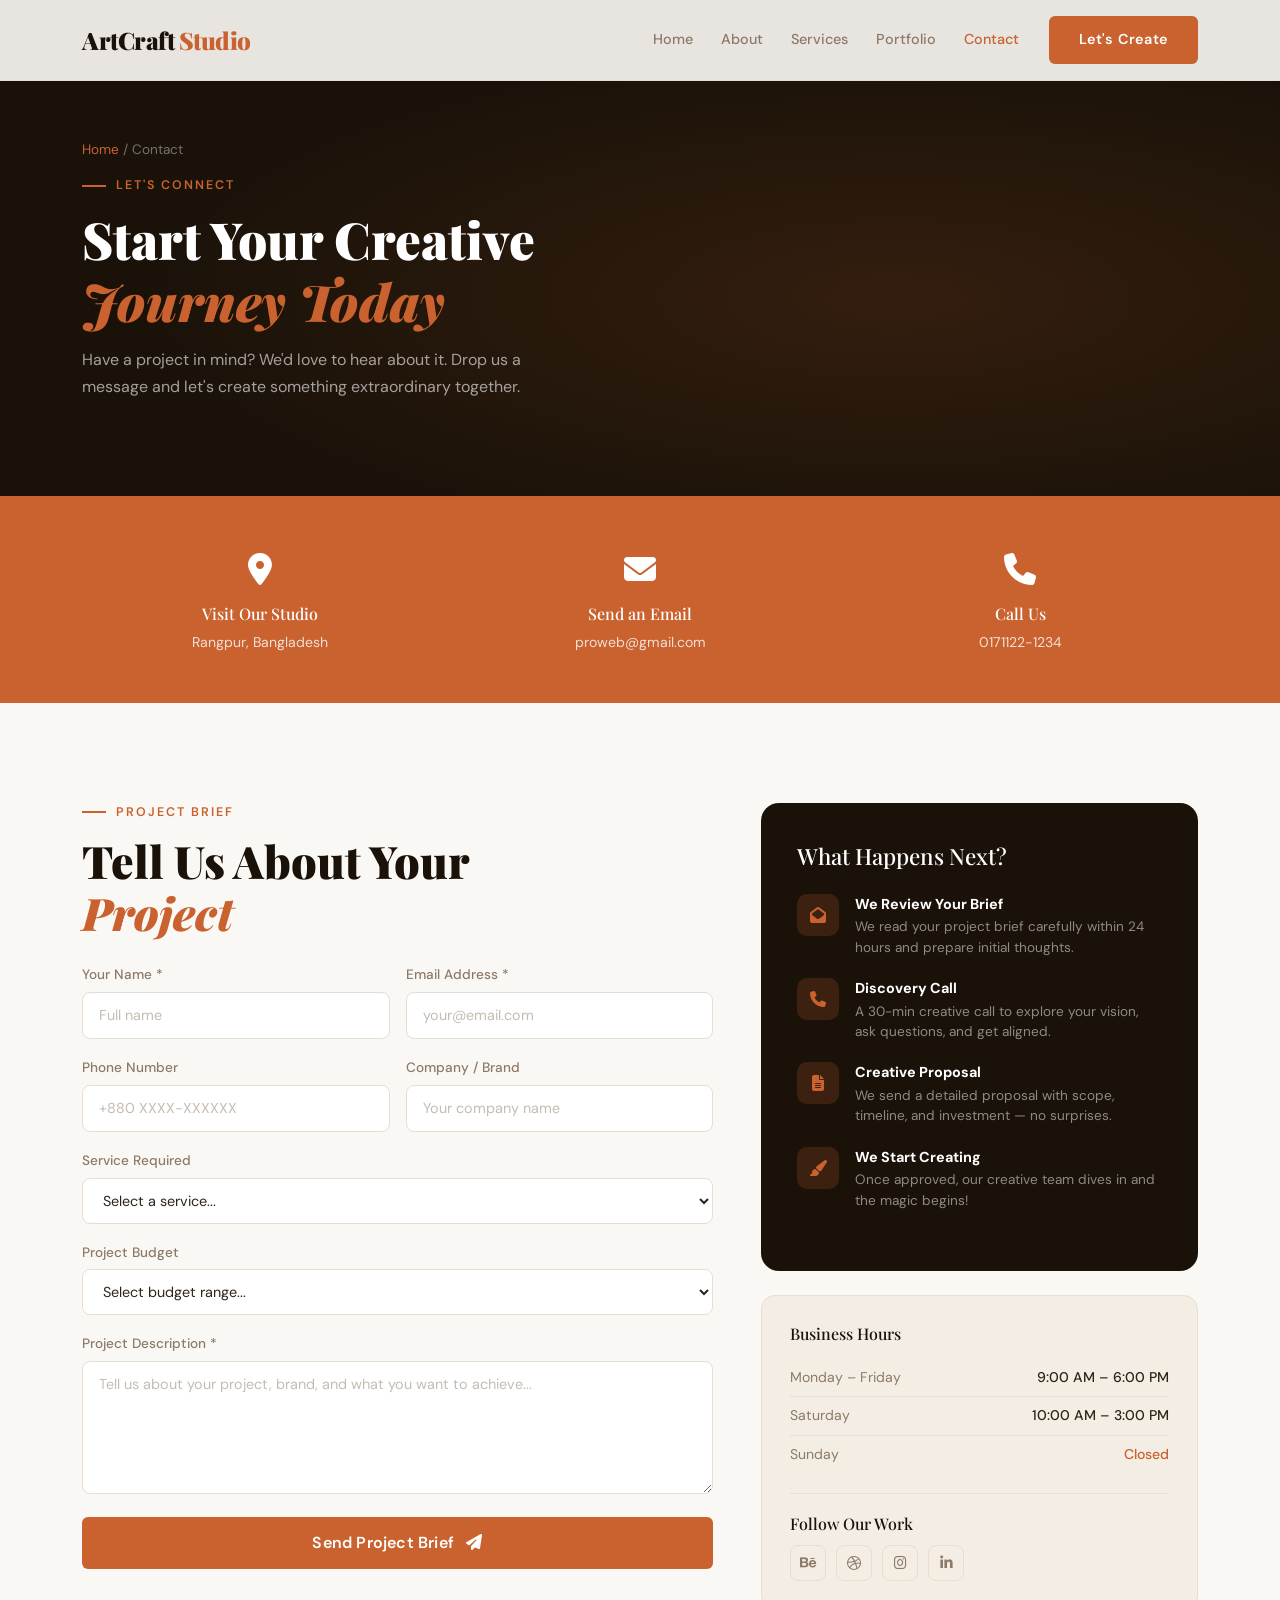
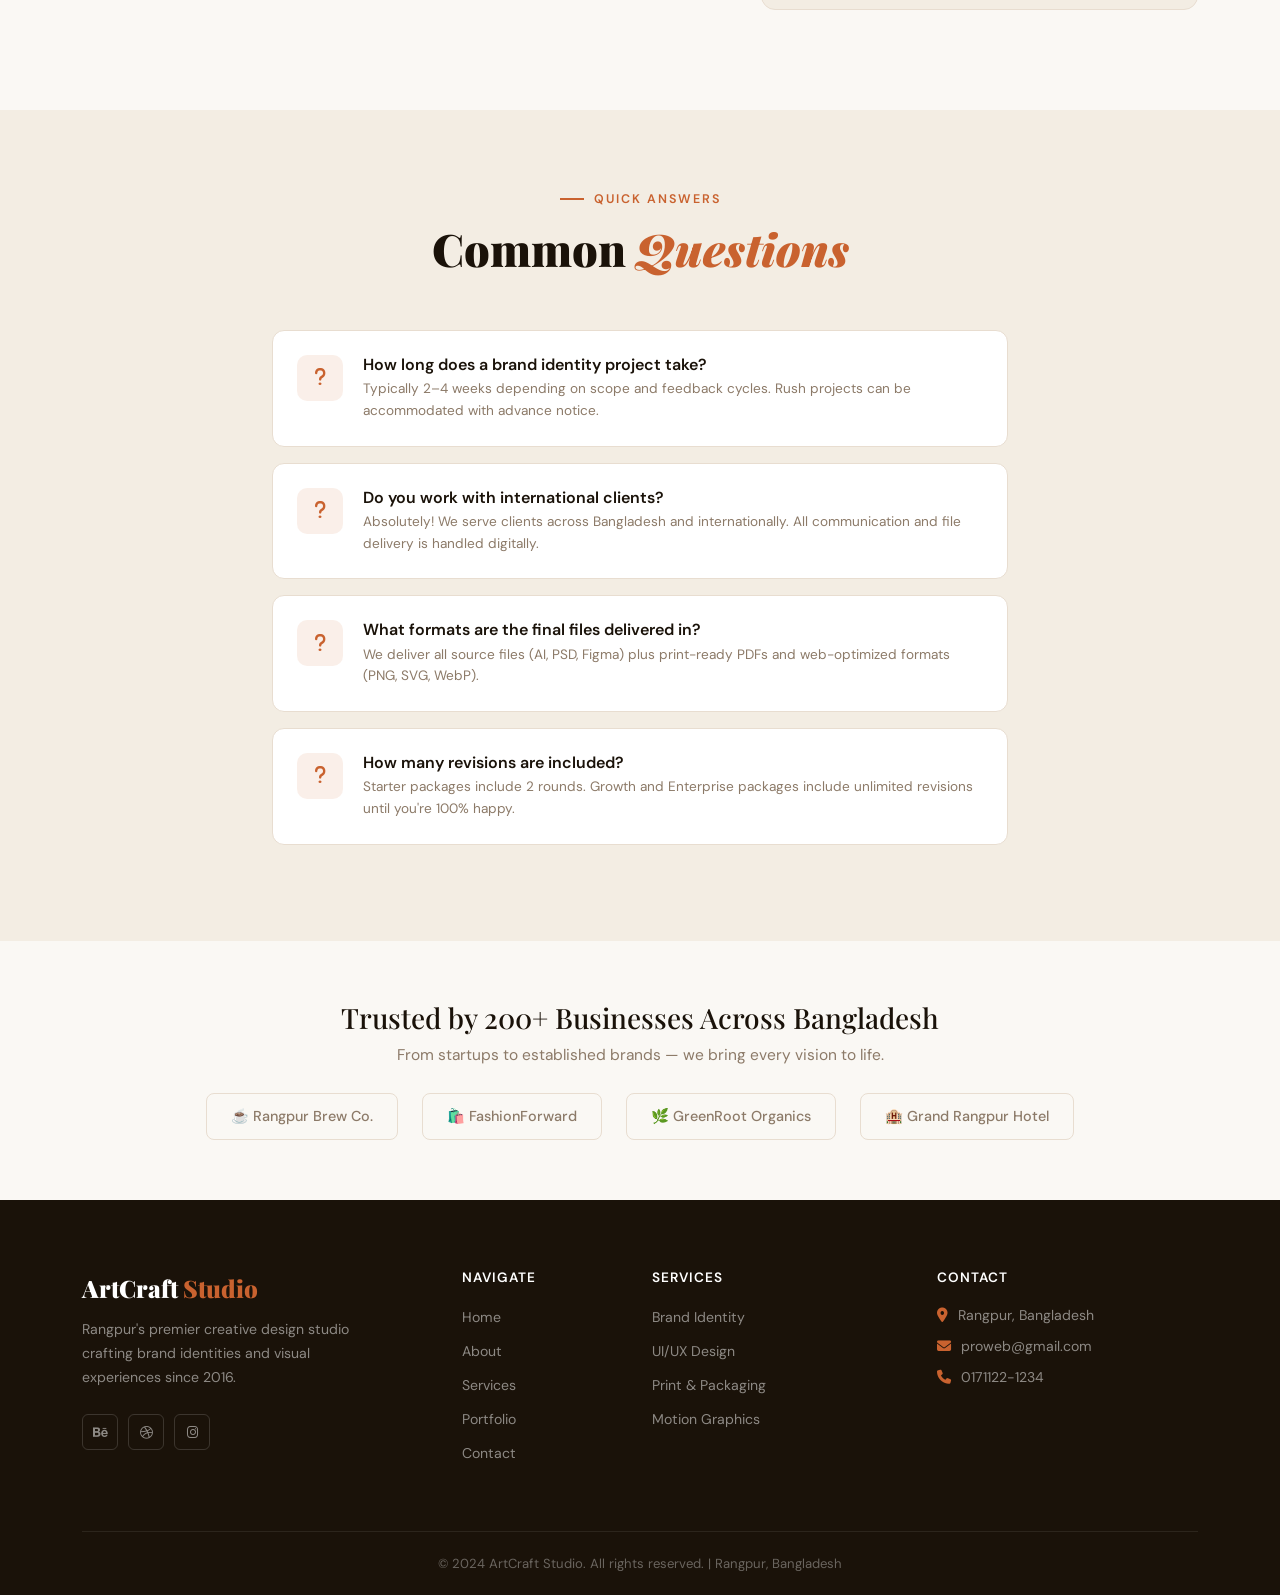
<file: contact.html>
<!DOCTYPE html>
<html lang="en">
<head>
  <meta charset="UTF-8">
  <meta name="viewport" content="width=device-width, initial-scale=1.0">
  <title>Contact — ArtCraft Studio | Rangpur Bangladesh</title>
  <meta name="description" content="Get in touch with ArtCraft Studio. Start your creative project today. Located in Rangpur, Bangladesh. proweb@gmail.com | 0171122-1234.">
  <link href="https://cdn.jsdelivr.net/npm/bootstrap@5.3.2/dist/css/bootstrap.min.css" rel="stylesheet">
  <link href="https://fonts.googleapis.com/css2?family=Playfair+Display:ital,wght@0,400;0,600;0,700;0,900;1,400;1,700&family=DM+Sans:wght@300;400;500;600&display=swap" rel="stylesheet">
  <link href="https://cdnjs.cloudflare.com/ajax/libs/font-awesome/6.5.0/css/all.min.css" rel="stylesheet">
  <link rel="stylesheet" href="style.css">
</head>
<body>
<nav class="navbar navbar-expand-lg fixed-top ac-navbar">
  <div class="container">
    <a class="navbar-brand ac-brand" href="index.html">ArtCraft <span>Studio</span></a>
    <button class="navbar-toggler ac-toggler" type="button" data-bs-toggle="collapse" data-bs-target="#navMain"><i class="fas fa-bars"></i></button>
    <div class="collapse navbar-collapse" id="navMain">
      <ul class="navbar-nav ms-auto">
        <li class="nav-item"><a class="nav-link" href="index.html">Home</a></li>
        <li class="nav-item"><a class="nav-link" href="about.html">About</a></li>
        <li class="nav-item"><a class="nav-link" href="services.html">Services</a></li>
        <li class="nav-item"><a class="nav-link" href="portfolio.html">Portfolio</a></li>
        <li class="nav-item"><a class="nav-link active" href="contact.html">Contact</a></li>
      </ul>
      <a href="contact.html" class="ac-btn-primary ms-3">Let's Create</a>
    </div>
  </div>
</nav>

<section class="ac-page-header">
  <div class="container position-relative">
    <div class="ac-breadcrumb"><a href="index.html">Home</a> / Contact</div>
    <div class="ac-section-label mt-3">Let's Connect</div>
    <h1>Start Your Creative<br><em>Journey Today</em></h1>
    <p style="color:rgba(255,255,255,0.6); max-width:480px; margin-top:14px; line-height:1.7;">Have a project in mind? We'd love to hear about it. Drop us a message and let's create something extraordinary together.</p>
  </div>
</section>

<!-- CONTACT INFO -->
<section style="background:var(--ac-primary); padding:50px 0;">
  <div class="container">
    <div class="row g-4 justify-content-center">
      <div class="col-md-4 text-center">
        <div style="font-size:2rem; color:#fff; margin-bottom:10px;"><i class="fas fa-map-marker-alt"></i></div>
        <h6 style="color:#fff; font-family:'Playfair Display',serif; font-size:1rem;">Visit Our Studio</h6>
        <p style="color:rgba(255,255,255,0.8); font-size:0.88rem; margin:0;">Rangpur, Bangladesh</p>
      </div>
      <div class="col-md-4 text-center">
        <div style="font-size:2rem; color:#fff; margin-bottom:10px;"><i class="fas fa-envelope"></i></div>
        <h6 style="color:#fff; font-family:'Playfair Display',serif; font-size:1rem;">Send an Email</h6>
        <p style="color:rgba(255,255,255,0.8); font-size:0.88rem; margin:0;">proweb@gmail.com</p>
      </div>
      <div class="col-md-4 text-center">
        <div style="font-size:2rem; color:#fff; margin-bottom:10px;"><i class="fas fa-phone"></i></div>
        <h6 style="color:#fff; font-family:'Playfair Display',serif; font-size:1rem;">Call Us</h6>
        <p style="color:rgba(255,255,255,0.8); font-size:0.88rem; margin:0;">0171122-1234</p>
      </div>
    </div>
  </div>
</section>

<!-- FORM + SIDEBAR -->
<section class="ac-section">
  <div class="container">
    <div class="row g-5">
      <div class="col-lg-7">
        <div class="ac-section-label">Project Brief</div>
        <h2 class="ac-section-title mb-4">Tell Us About Your<br><em>Project</em></h2>
        <form>
          <div class="row g-3">
            <div class="col-md-6">
              <label class="ac-form-label">Your Name *</label>
              <input type="text" class="ac-form-control" placeholder="Full name">
            </div>
            <div class="col-md-6">
              <label class="ac-form-label">Email Address *</label>
              <input type="email" class="ac-form-control" placeholder="your@email.com">
            </div>
            <div class="col-md-6">
              <label class="ac-form-label">Phone Number</label>
              <input type="tel" class="ac-form-control" placeholder="+880 XXXX-XXXXXX">
            </div>
            <div class="col-md-6">
              <label class="ac-form-label">Company / Brand</label>
              <input type="text" class="ac-form-control" placeholder="Your company name">
            </div>
            <div class="col-12">
              <label class="ac-form-label">Service Required</label>
              <select class="ac-form-control">
                <option value="">Select a service...</option>
                <option>Brand Identity Design</option>
                <option>UI/UX Design</option>
                <option>Print & Packaging</option>
                <option>Motion Graphics</option>
                <option>Social Media Design</option>
                <option>Full Creative Package</option>
              </select>
            </div>
            <div class="col-12">
              <label class="ac-form-label">Project Budget</label>
              <select class="ac-form-control">
                <option value="">Select budget range...</option>
                <option>Under ৳15,000</option>
                <option>৳15,000 – ৳35,000</option>
                <option>৳35,000 – ৳80,000</option>
                <option>৳80,000+</option>
              </select>
            </div>
            <div class="col-12">
              <label class="ac-form-label">Project Description *</label>
              <textarea class="ac-form-control" rows="5" placeholder="Tell us about your project, brand, and what you want to achieve..."></textarea>
            </div>
            <div class="col-12">
              <button type="submit" class="ac-btn-primary w-100" style="padding:14px; font-size:1rem;">Send Project Brief <i class="fas fa-paper-plane ms-2"></i></button>
            </div>
          </div>
        </form>
      </div>
      <div class="col-lg-5">
        <div class="ac-contact-box mb-4">
          <h4>What Happens Next?</h4>
          <div class="ac-contact-item">
            <div class="ac-ci-icon"><i class="fas fa-envelope-open"></i></div>
            <div><strong>We Review Your Brief</strong><p>We read your project brief carefully within 24 hours and prepare initial thoughts.</p></div>
          </div>
          <div class="ac-contact-item">
            <div class="ac-ci-icon"><i class="fas fa-phone"></i></div>
            <div><strong>Discovery Call</strong><p>A 30-min creative call to explore your vision, ask questions, and get aligned.</p></div>
          </div>
          <div class="ac-contact-item">
            <div class="ac-ci-icon"><i class="fas fa-file-alt"></i></div>
            <div><strong>Creative Proposal</strong><p>We send a detailed proposal with scope, timeline, and investment — no surprises.</p></div>
          </div>
          <div class="ac-contact-item">
            <div class="ac-ci-icon"><i class="fas fa-paint-brush"></i></div>
            <div><strong>We Start Creating</strong><p>Once approved, our creative team dives in and the magic begins!</p></div>
          </div>
        </div>

        <div style="background:var(--ac-surface); border:1px solid var(--ac-border); border-radius:14px; padding:28px;">
          <h6 style="font-family:'Playfair Display',serif; color:var(--ac-dark); margin-bottom:16px;">Business Hours</h6>
          <div style="display:flex; justify-content:space-between; padding:8px 0; border-bottom:1px solid var(--ac-border);"><span style="color:var(--ac-muted); font-size:0.88rem;">Monday – Friday</span><span style="color:var(--ac-text); font-size:0.88rem; font-weight:500;">9:00 AM – 6:00 PM</span></div>
          <div style="display:flex; justify-content:space-between; padding:8px 0; border-bottom:1px solid var(--ac-border);"><span style="color:var(--ac-muted); font-size:0.88rem;">Saturday</span><span style="color:var(--ac-text); font-size:0.88rem; font-weight:500;">10:00 AM – 3:00 PM</span></div>
          <div style="display:flex; justify-content:space-between; padding:8px 0;"><span style="color:var(--ac-muted); font-size:0.88rem;">Sunday</span><span style="color:var(--ac-primary); font-size:0.88rem; font-weight:500;">Closed</span></div>
          <div style="margin-top:20px; padding-top:20px; border-top:1px solid var(--ac-border);">
            <h6 style="font-family:'Playfair Display',serif; color:var(--ac-dark); margin-bottom:12px;">Follow Our Work</h6>
            <div style="display:flex; gap:10px;">
              <a href="#" style="width:36px; height:36px; border:1px solid var(--ac-border); border-radius:8px; display:flex; align-items:center; justify-content:center; color:var(--ac-muted); text-decoration:none; font-size:0.9rem; transition:all 0.2s;"><i class="fab fa-behance"></i></a>
              <a href="#" style="width:36px; height:36px; border:1px solid var(--ac-border); border-radius:8px; display:flex; align-items:center; justify-content:center; color:var(--ac-muted); text-decoration:none; font-size:0.9rem;"><i class="fab fa-dribbble"></i></a>
              <a href="#" style="width:36px; height:36px; border:1px solid var(--ac-border); border-radius:8px; display:flex; align-items:center; justify-content:center; color:var(--ac-muted); text-decoration:none; font-size:0.9rem;"><i class="fab fa-instagram"></i></a>
              <a href="#" style="width:36px; height:36px; border:1px solid var(--ac-border); border-radius:8px; display:flex; align-items:center; justify-content:center; color:var(--ac-muted); text-decoration:none; font-size:0.9rem;"><i class="fab fa-linkedin-in"></i></a>
            </div>
          </div>
        </div>
      </div>
    </div>
  </div>
</section>

<!-- FAQ -->
<section style="background:var(--ac-surface); padding:80px 0;">
  <div class="container">
    <div class="row justify-content-center mb-5">
      <div class="col-lg-6 text-center">
        <div class="ac-section-label" style="justify-content:center;">Quick Answers</div>
        <h2 class="ac-section-title">Common <em>Questions</em></h2>
      </div>
    </div>
    <div class="row g-4 justify-content-center">
      <div class="col-lg-8">
        <div class="ac-value-item"><div class="ac-vi-icon"><i class="fas fa-question"></i></div><div><h6>How long does a brand identity project take?</h6><p>Typically 2–4 weeks depending on scope and feedback cycles. Rush projects can be accommodated with advance notice.</p></div></div>
        <div class="ac-value-item"><div class="ac-vi-icon"><i class="fas fa-question"></i></div><div><h6>Do you work with international clients?</h6><p>Absolutely! We serve clients across Bangladesh and internationally. All communication and file delivery is handled digitally.</p></div></div>
        <div class="ac-value-item"><div class="ac-vi-icon"><i class="fas fa-question"></i></div><div><h6>What formats are the final files delivered in?</h6><p>We deliver all source files (AI, PSD, Figma) plus print-ready PDFs and web-optimized formats (PNG, SVG, WebP).</p></div></div>
        <div class="ac-value-item"><div class="ac-vi-icon"><i class="fas fa-question"></i></div><div><h6>How many revisions are included?</h6><p>Starter packages include 2 rounds. Growth and Enterprise packages include unlimited revisions until you're 100% happy.</p></div></div>
      </div>
    </div>
  </div>
</section>

<!-- SOCIAL PROOF -->
<section style="padding:60px 0;">
  <div class="container text-center">
    <h3 style="font-family:'Playfair Display',serif; color:var(--ac-dark); margin-bottom:8px;">Trusted by 200+ Businesses Across Bangladesh</h3>
    <p class="ac-text-muted mb-4">From startups to established brands — we bring every vision to life.</p>
    <div class="d-flex justify-content-center gap-4 flex-wrap">
      <div style="padding:12px 24px; border:1px solid var(--ac-border); border-radius:8px; color:var(--ac-muted); font-size:0.9rem; font-weight:500;">☕ Rangpur Brew Co.</div>
      <div style="padding:12px 24px; border:1px solid var(--ac-border); border-radius:8px; color:var(--ac-muted); font-size:0.9rem; font-weight:500;">🛍️ FashionForward</div>
      <div style="padding:12px 24px; border:1px solid var(--ac-border); border-radius:8px; color:var(--ac-muted); font-size:0.9rem; font-weight:500;">🌿 GreenRoot Organics</div>
      <div style="padding:12px 24px; border:1px solid var(--ac-border); border-radius:8px; color:var(--ac-muted); font-size:0.9rem; font-weight:500;">🏨 Grand Rangpur Hotel</div>
    </div>
  </div>
</section>

<footer class="ac-footer">
  <div class="container">
    <div class="row g-4">
      <div class="col-lg-4"><div class="ac-footer-brand">ArtCraft <span>Studio</span></div><p class="ac-footer-desc">Rangpur's premier creative design studio crafting brand identities and visual experiences since 2016.</p><div class="ac-footer-social"><a href="#"><i class="fab fa-behance"></i></a><a href="#"><i class="fab fa-dribbble"></i></a><a href="#"><i class="fab fa-instagram"></i></a></div></div>
      <div class="col-md-4 col-lg-2"><h6 class="ac-footer-heading">Navigate</h6><ul class="ac-footer-links"><li><a href="index.html">Home</a></li><li><a href="about.html">About</a></li><li><a href="services.html">Services</a></li><li><a href="portfolio.html">Portfolio</a></li><li><a href="contact.html">Contact</a></li></ul></div>
      <div class="col-md-4 col-lg-3"><h6 class="ac-footer-heading">Services</h6><ul class="ac-footer-links"><li><a href="#">Brand Identity</a></li><li><a href="#">UI/UX Design</a></li><li><a href="#">Print & Packaging</a></li><li><a href="#">Motion Graphics</a></li></ul></div>
      <div class="col-md-4 col-lg-3"><h6 class="ac-footer-heading">Contact</h6><ul class="ac-footer-contact"><li><i class="fas fa-map-marker-alt"></i> Rangpur, Bangladesh</li><li><i class="fas fa-envelope"></i> proweb@gmail.com</li><li><i class="fas fa-phone"></i> 0171122-1234</li></ul></div>
    </div>
    <div class="ac-footer-bottom"><p>&copy; 2024 ArtCraft Studio. All rights reserved. | Rangpur, Bangladesh</p></div>
  </div>
</footer>
<script src="https://cdn.jsdelivr.net/npm/bootstrap@5.3.2/dist/js/bootstrap.bundle.min.js"></script>
</body>
</html>
</file>
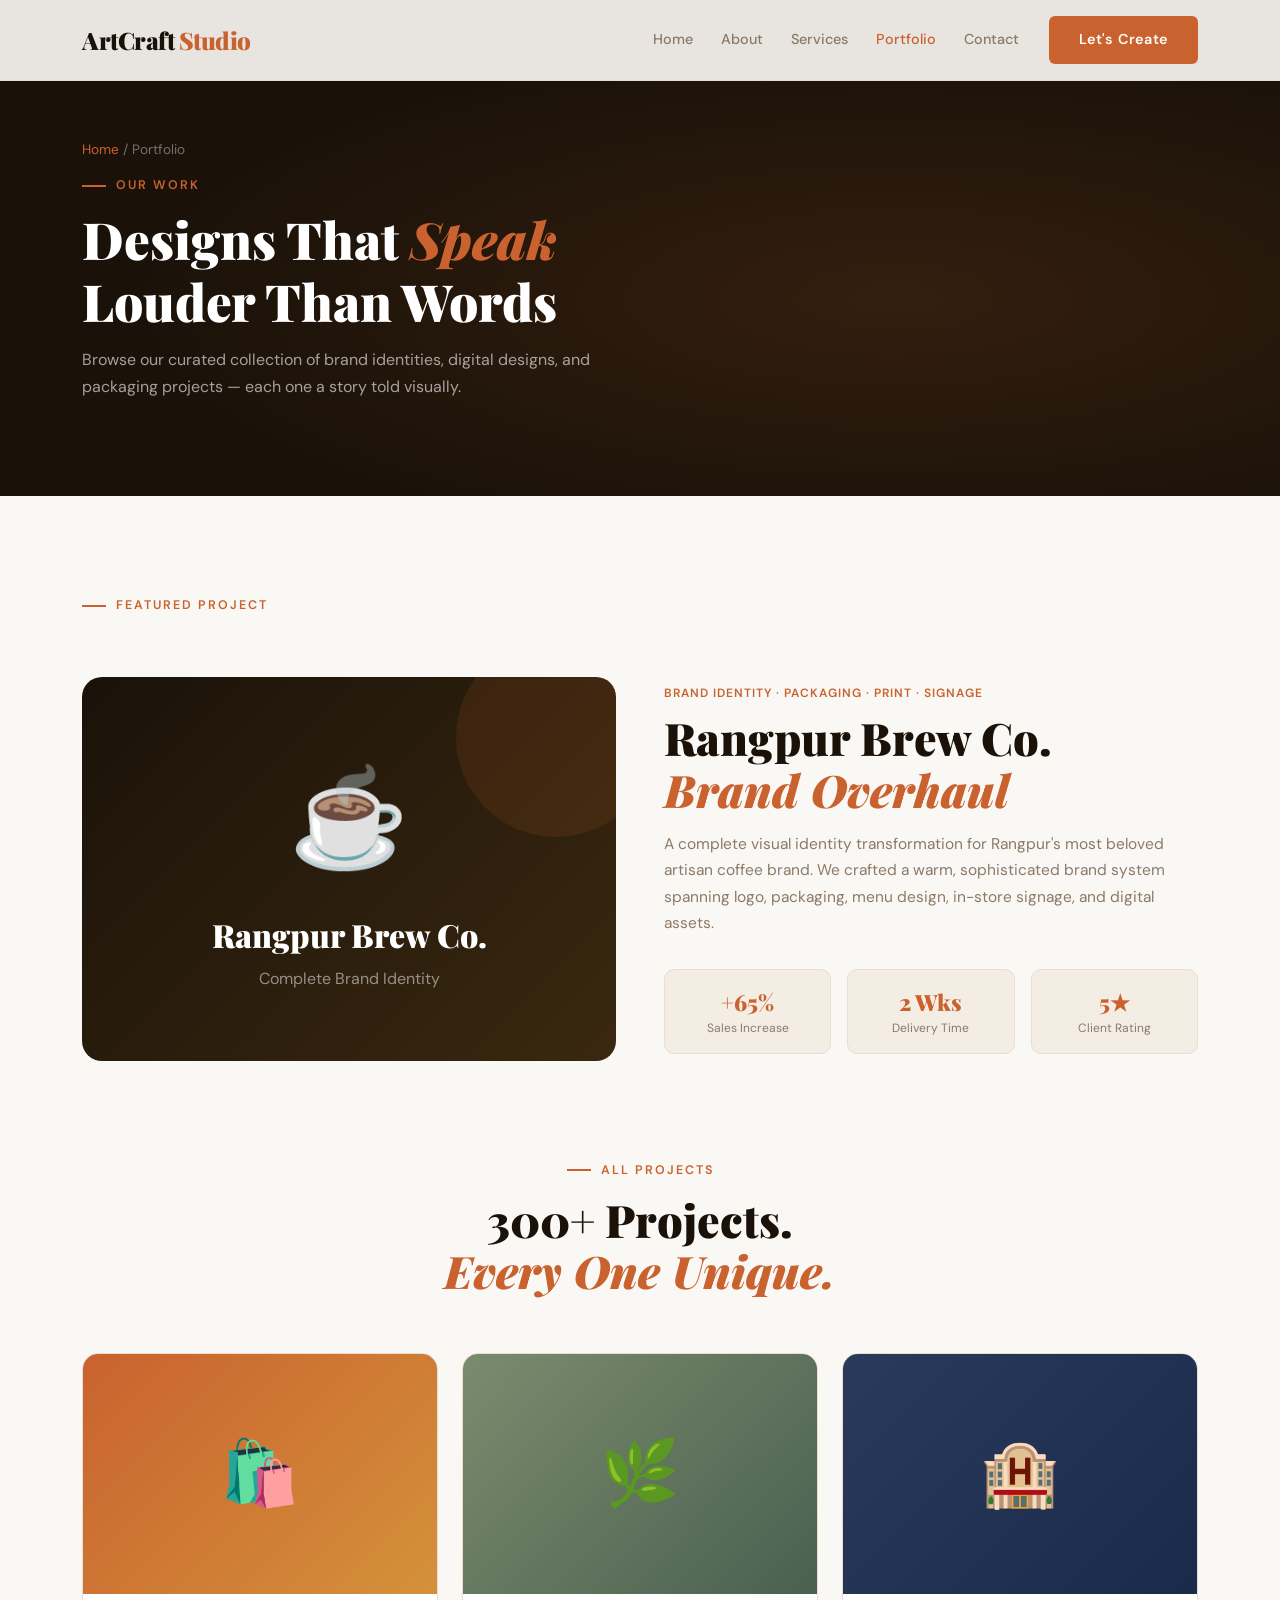
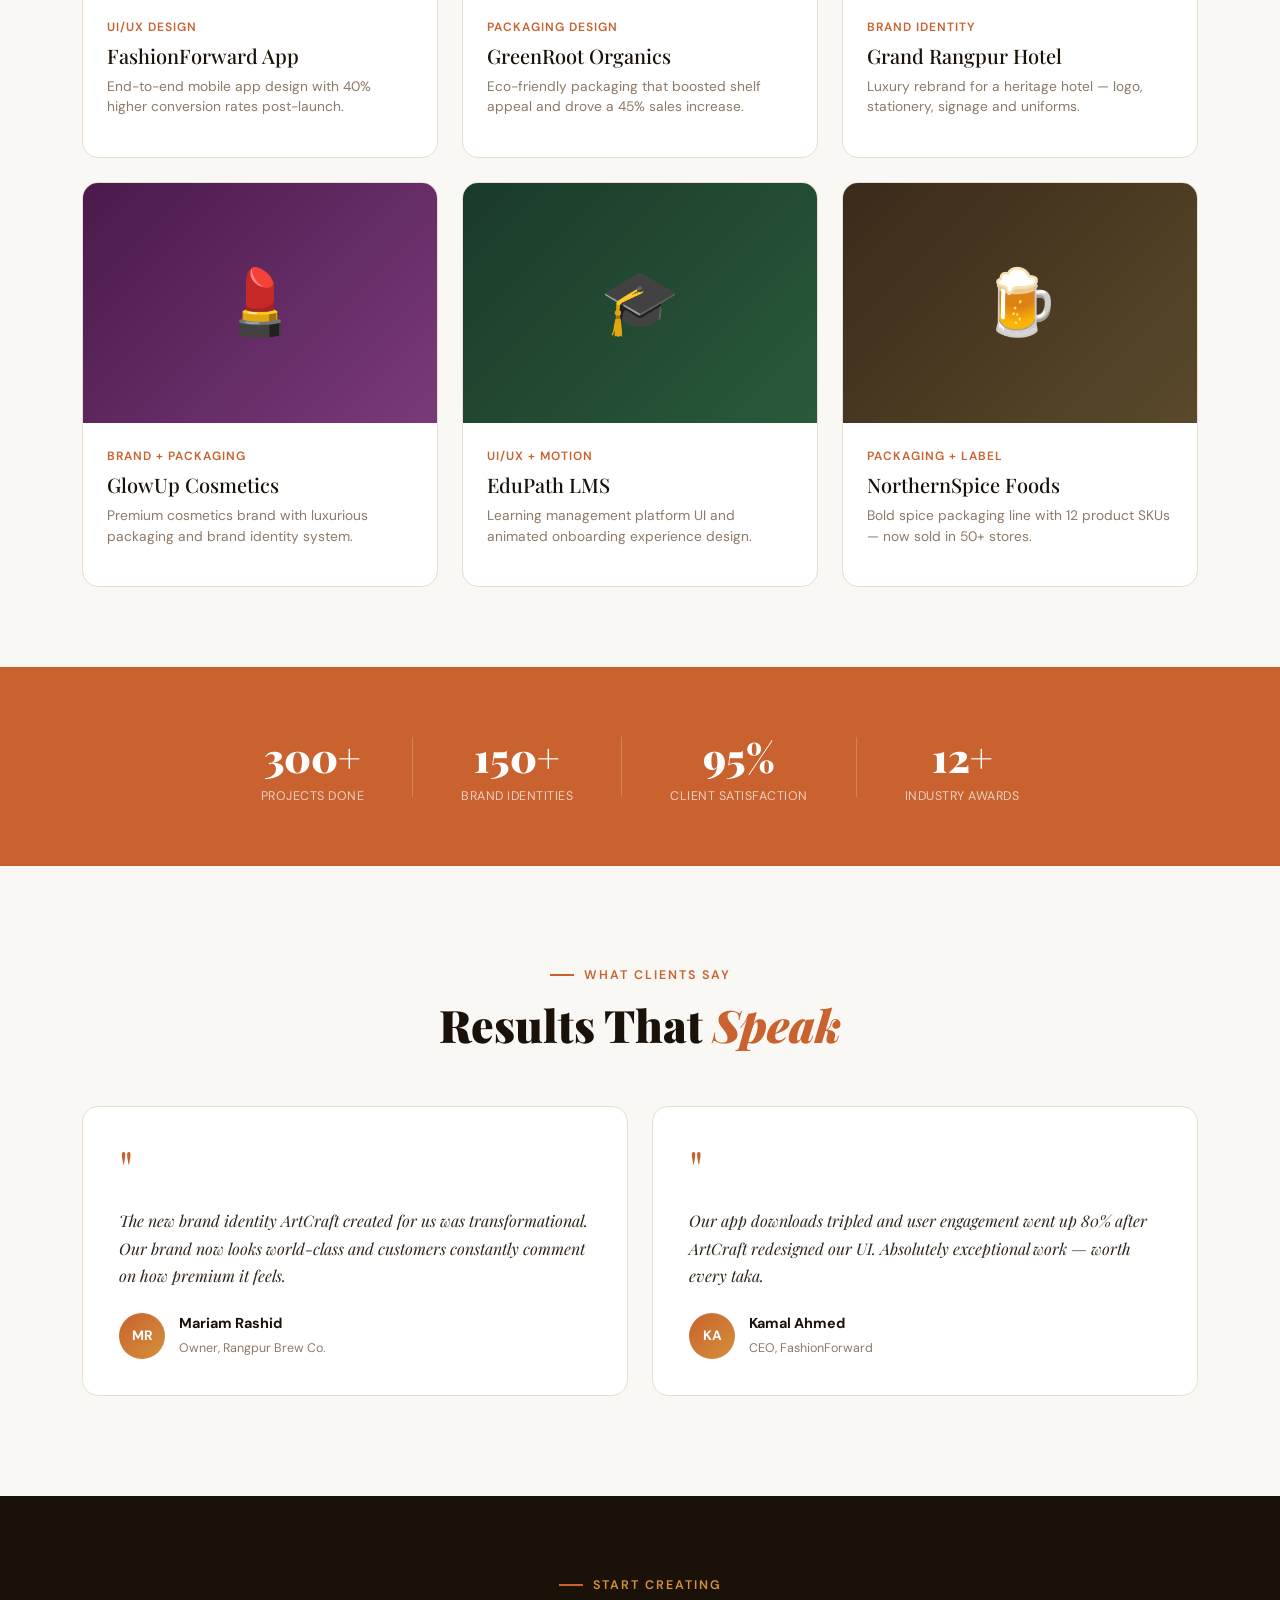
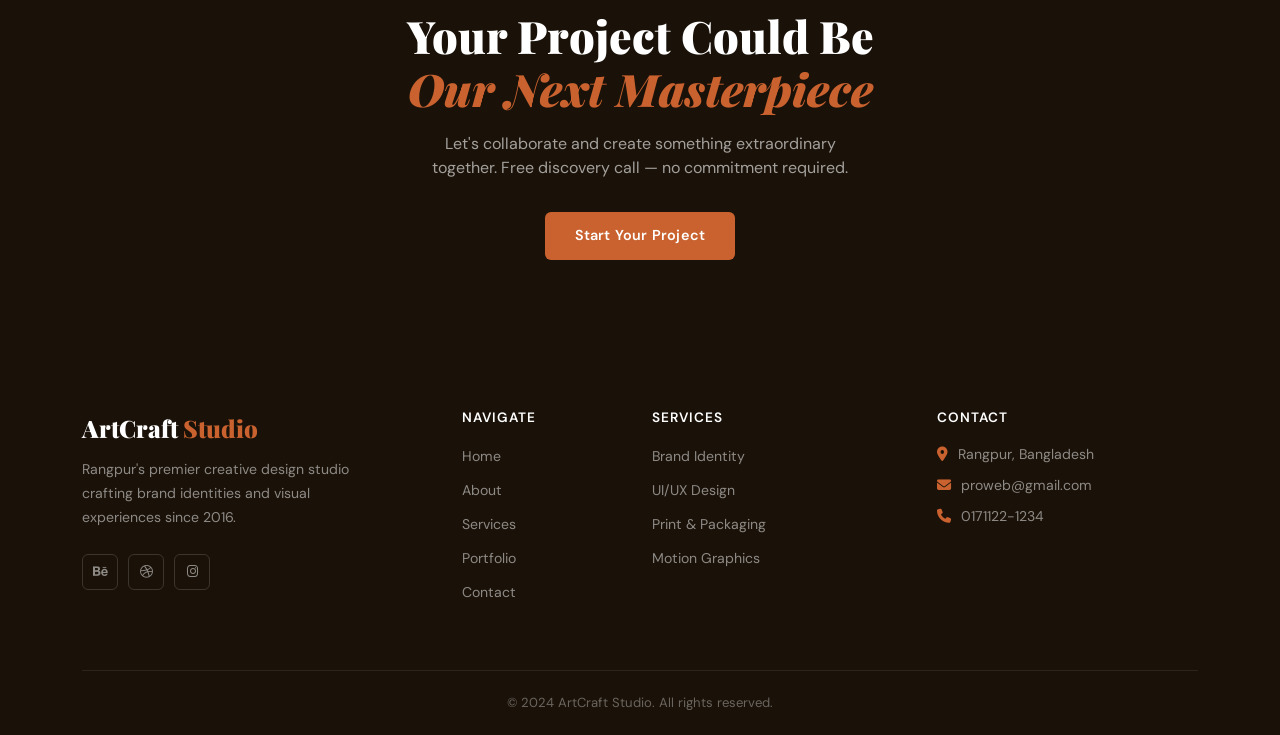
<file: portfolio.html>
<!DOCTYPE html>
<html lang="en">
<head>
  <meta charset="UTF-8">
  <meta name="viewport" content="width=device-width, initial-scale=1.0">
  <title>Portfolio — ArtCraft Studio | Creative Design Work Rangpur</title>
  <meta name="description" content="Explore ArtCraft Studio's portfolio of brand identities, UI/UX designs, packaging, and motion graphics projects.">
  <link href="https://cdn.jsdelivr.net/npm/bootstrap@5.3.2/dist/css/bootstrap.min.css" rel="stylesheet">
  <link href="https://fonts.googleapis.com/css2?family=Playfair+Display:ital,wght@0,400;0,600;0,700;0,900;1,400;1,700&family=DM+Sans:wght@300;400;500;600&display=swap" rel="stylesheet">
  <link href="https://cdnjs.cloudflare.com/ajax/libs/font-awesome/6.5.0/css/all.min.css" rel="stylesheet">
  <link rel="stylesheet" href="style.css">
</head>
<body>
<nav class="navbar navbar-expand-lg fixed-top ac-navbar">
  <div class="container">
    <a class="navbar-brand ac-brand" href="index.html">ArtCraft <span>Studio</span></a>
    <button class="navbar-toggler ac-toggler" type="button" data-bs-toggle="collapse" data-bs-target="#navMain"><i class="fas fa-bars"></i></button>
    <div class="collapse navbar-collapse" id="navMain">
      <ul class="navbar-nav ms-auto">
        <li class="nav-item"><a class="nav-link" href="index.html">Home</a></li>
        <li class="nav-item"><a class="nav-link" href="about.html">About</a></li>
        <li class="nav-item"><a class="nav-link" href="services.html">Services</a></li>
        <li class="nav-item"><a class="nav-link active" href="portfolio.html">Portfolio</a></li>
        <li class="nav-item"><a class="nav-link" href="contact.html">Contact</a></li>
      </ul>
      <a href="contact.html" class="ac-btn-primary ms-3">Let's Create</a>
    </div>
  </div>
</nav>

<section class="ac-page-header">
  <div class="container position-relative">
    <div class="ac-breadcrumb"><a href="index.html">Home</a> / Portfolio</div>
    <div class="ac-section-label mt-3">Our Work</div>
    <h1>Designs That <em>Speak</em><br>Louder Than Words</h1>
    <p style="color:rgba(255,255,255,0.6); max-width:520px; margin-top:14px; line-height:1.7;">Browse our curated collection of brand identities, digital designs, and packaging projects — each one a story told visually.</p>
  </div>
</section>

<!-- FEATURED -->
<section class="ac-section">
  <div class="container">
    <div class="ac-section-label">Featured Project</div>
    <div class="row g-5 align-items-center mt-1">
      <div class="col-lg-6">
        <div style="background:linear-gradient(135deg,#1a1209,#3a2810); border-radius:20px; padding:70px; text-align:center; position:relative; overflow:hidden;">
          <div style="position:absolute; top:-40px; right:-40px; width:200px; height:200px; background:rgba(201,98,47,0.12); border-radius:50%;"></div>
          <div style="font-size:6rem; margin-bottom:20px;">☕</div>
          <div style="font-family:'Playfair Display',serif; font-size:2rem; font-weight:900; color:#fff;">Rangpur Brew Co.</div>
          <div style="color:rgba(255,255,255,0.5); margin-top:8px;">Complete Brand Identity</div>
        </div>
      </div>
      <div class="col-lg-6">
        <div class="ac-port-category">Brand Identity · Packaging · Print · Signage</div>
        <h2 class="ac-section-title" style="margin-top:10px;">Rangpur Brew Co.<br><em>Brand Overhaul</em></h2>
        <p class="ac-text-muted mt-3">A complete visual identity transformation for Rangpur's most beloved artisan coffee brand. We crafted a warm, sophisticated brand system spanning logo, packaging, menu design, in-store signage, and digital assets.</p>
        <div class="row g-3 mt-3">
          <div class="col-4"><div style="text-align:center; padding:16px; background:var(--ac-surface); border-radius:10px; border:1px solid var(--ac-border);"><div style="font-family:'Playfair Display',serif; font-size:1.4rem; font-weight:900; color:var(--ac-primary);">+65%</div><div style="color:var(--ac-muted); font-size:0.75rem;">Sales Increase</div></div></div>
          <div class="col-4"><div style="text-align:center; padding:16px; background:var(--ac-surface); border-radius:10px; border:1px solid var(--ac-border);"><div style="font-family:'Playfair Display',serif; font-size:1.4rem; font-weight:900; color:var(--ac-primary);">2 Wks</div><div style="color:var(--ac-muted); font-size:0.75rem;">Delivery Time</div></div></div>
          <div class="col-4"><div style="text-align:center; padding:16px; background:var(--ac-surface); border-radius:10px; border:1px solid var(--ac-border);"><div style="font-family:'Playfair Display',serif; font-size:1.4rem; font-weight:900; color:var(--ac-primary);">5★</div><div style="color:var(--ac-muted); font-size:0.75rem;">Client Rating</div></div></div>
        </div>
      </div>
    </div>
  </div>
</section>

<!-- PORTFOLIO GRID -->
<section style="padding:0 0 80px;">
  <div class="container">
    <div class="row justify-content-center mb-5">
      <div class="col-lg-6 text-center">
        <div class="ac-section-label" style="justify-content:center;">All Projects</div>
        <h2 class="ac-section-title">300+ Projects.<br><em>Every One Unique.</em></h2>
      </div>
    </div>
    <div class="row g-4">
      <div class="col-md-6 col-lg-4">
        <div class="ac-portfolio-card">
          <div class="ac-portfolio-thumb" style="background:linear-gradient(135deg,#c9622f,#d4913a);">
            🛍️
            <div class="ac-portfolio-overlay"><a href="#" class="ac-btn-primary" style="font-size:0.85rem; padding:10px 20px;">View Project</a></div>
          </div>
          <div class="ac-portfolio-body">
            <div class="ac-port-category">UI/UX Design</div>
            <h5>FashionForward App</h5>
            <p>End-to-end mobile app design with 40% higher conversion rates post-launch.</p>
          </div>
        </div>
      </div>
      <div class="col-md-6 col-lg-4">
        <div class="ac-portfolio-card">
          <div class="ac-portfolio-thumb" style="background:linear-gradient(135deg,#7a8c6e,#4a6050);">
            🌿
            <div class="ac-portfolio-overlay"><a href="#" class="ac-btn-primary" style="font-size:0.85rem; padding:10px 20px;">View Project</a></div>
          </div>
          <div class="ac-portfolio-body">
            <div class="ac-port-category">Packaging Design</div>
            <h5>GreenRoot Organics</h5>
            <p>Eco-friendly packaging that boosted shelf appeal and drove a 45% sales increase.</p>
          </div>
        </div>
      </div>
      <div class="col-md-6 col-lg-4">
        <div class="ac-portfolio-card">
          <div class="ac-portfolio-thumb" style="background:linear-gradient(135deg,#2a3a5a,#1a2a4a);">
            🏨
            <div class="ac-portfolio-overlay"><a href="#" class="ac-btn-primary" style="font-size:0.85rem; padding:10px 20px;">View Project</a></div>
          </div>
          <div class="ac-portfolio-body">
            <div class="ac-port-category">Brand Identity</div>
            <h5>Grand Rangpur Hotel</h5>
            <p>Luxury rebrand for a heritage hotel — logo, stationery, signage and uniforms.</p>
          </div>
        </div>
      </div>
      <div class="col-md-6 col-lg-4">
        <div class="ac-portfolio-card">
          <div class="ac-portfolio-thumb" style="background:linear-gradient(135deg,#4a1a4a,#7a3a7a);">
            💄
            <div class="ac-portfolio-overlay"><a href="#" class="ac-btn-primary" style="font-size:0.85rem; padding:10px 20px;">View Project</a></div>
          </div>
          <div class="ac-portfolio-body">
            <div class="ac-port-category">Brand + Packaging</div>
            <h5>GlowUp Cosmetics</h5>
            <p>Premium cosmetics brand with luxurious packaging and brand identity system.</p>
          </div>
        </div>
      </div>
      <div class="col-md-6 col-lg-4">
        <div class="ac-portfolio-card">
          <div class="ac-portfolio-thumb" style="background:linear-gradient(135deg,#1a3a2a,#2a5a3a);">
            🎓
            <div class="ac-portfolio-overlay"><a href="#" class="ac-btn-primary" style="font-size:0.85rem; padding:10px 20px;">View Project</a></div>
          </div>
          <div class="ac-portfolio-body">
            <div class="ac-port-category">UI/UX + Motion</div>
            <h5>EduPath LMS</h5>
            <p>Learning management platform UI and animated onboarding experience design.</p>
          </div>
        </div>
      </div>
      <div class="col-md-6 col-lg-4">
        <div class="ac-portfolio-card">
          <div class="ac-portfolio-thumb" style="background:linear-gradient(135deg,#3a2a1a,#5a4a2a);">
            🍺
            <div class="ac-portfolio-overlay"><a href="#" class="ac-btn-primary" style="font-size:0.85rem; padding:10px 20px;">View Project</a></div>
          </div>
          <div class="ac-portfolio-body">
            <div class="ac-port-category">Packaging + Label</div>
            <h5>NorthernSpice Foods</h5>
            <p>Bold spice packaging line with 12 product SKUs — now sold in 50+ stores.</p>
          </div>
        </div>
      </div>
    </div>
  </div>
</section>

<!-- STATS -->
<div class="ac-stats-banner">
  <div class="container">
    <div class="d-flex justify-content-center align-items-center gap-5 flex-wrap">
      <div class="text-center"><span class="ac-stat-num">300+</span><div class="ac-stat-label">Projects Done</div></div>
      <div class="ac-divider d-none d-md-block"></div>
      <div class="text-center"><span class="ac-stat-num">150+</span><div class="ac-stat-label">Brand Identities</div></div>
      <div class="ac-divider d-none d-md-block"></div>
      <div class="text-center"><span class="ac-stat-num">95%</span><div class="ac-stat-label">Client Satisfaction</div></div>
      <div class="ac-divider d-none d-md-block"></div>
      <div class="text-center"><span class="ac-stat-num">12+</span><div class="ac-stat-label">Industry Awards</div></div>
    </div>
  </div>
</div>

<!-- TESTIMONIALS -->
<section class="ac-section">
  <div class="container">
    <div class="row justify-content-center mb-5">
      <div class="col-lg-6 text-center">
        <div class="ac-section-label" style="justify-content:center;">What Clients Say</div>
        <h2 class="ac-section-title">Results That <em>Speak</em></h2>
      </div>
    </div>
    <div class="row g-4">
      <div class="col-md-6">
        <div class="ac-testimonial">
          <div class="ac-testimonial-quote">"</div>
          <p>The new brand identity ArtCraft created for us was transformational. Our brand now looks world-class and customers constantly comment on how premium it feels.</p>
          <div class="ac-testimonial-author"><div class="ac-avatar">MR</div><div><strong>Mariam Rashid</strong><span>Owner, Rangpur Brew Co.</span></div></div>
        </div>
      </div>
      <div class="col-md-6">
        <div class="ac-testimonial">
          <div class="ac-testimonial-quote">"</div>
          <p>Our app downloads tripled and user engagement went up 80% after ArtCraft redesigned our UI. Absolutely exceptional work — worth every taka.</p>
          <div class="ac-testimonial-author"><div class="ac-avatar">KA</div><div><strong>Kamal Ahmed</strong><span>CEO, FashionForward</span></div></div>
        </div>
      </div>
    </div>
  </div>
</section>

<!-- CTA -->
<section style="background:var(--ac-dark); padding:80px 0;">
  <div class="container text-center">
    <div class="ac-section-label" style="justify-content:center; color:var(--ac-amber);">Start Creating</div>
    <h2 style="font-family:'Playfair Display',serif; font-weight:900; color:#fff; font-size:clamp(1.8rem,3.5vw,2.8rem); line-height:1.2; margin-top:12px;">Your Project Could Be<br><em style="color:var(--ac-primary);">Our Next Masterpiece</em></h2>
    <p style="color:rgba(255,255,255,0.6); max-width:450px; margin:16px auto 32px;">Let's collaborate and create something extraordinary together. Free discovery call — no commitment required.</p>
    <a href="contact.html" class="ac-btn-primary">Start Your Project</a>
  </div>
</section>

<footer class="ac-footer">
  <div class="container">
    <div class="row g-4">
      <div class="col-lg-4"><div class="ac-footer-brand">ArtCraft <span>Studio</span></div><p class="ac-footer-desc">Rangpur's premier creative design studio crafting brand identities and visual experiences since 2016.</p><div class="ac-footer-social"><a href="#"><i class="fab fa-behance"></i></a><a href="#"><i class="fab fa-dribbble"></i></a><a href="#"><i class="fab fa-instagram"></i></a></div></div>
      <div class="col-md-4 col-lg-2"><h6 class="ac-footer-heading">Navigate</h6><ul class="ac-footer-links"><li><a href="index.html">Home</a></li><li><a href="about.html">About</a></li><li><a href="services.html">Services</a></li><li><a href="portfolio.html">Portfolio</a></li><li><a href="contact.html">Contact</a></li></ul></div>
      <div class="col-md-4 col-lg-3"><h6 class="ac-footer-heading">Services</h6><ul class="ac-footer-links"><li><a href="#">Brand Identity</a></li><li><a href="#">UI/UX Design</a></li><li><a href="#">Print & Packaging</a></li><li><a href="#">Motion Graphics</a></li></ul></div>
      <div class="col-md-4 col-lg-3"><h6 class="ac-footer-heading">Contact</h6><ul class="ac-footer-contact"><li><i class="fas fa-map-marker-alt"></i> Rangpur, Bangladesh</li><li><i class="fas fa-envelope"></i> proweb@gmail.com</li><li><i class="fas fa-phone"></i> 0171122-1234</li></ul></div>
    </div>
    <div class="ac-footer-bottom"><p>&copy; 2024 ArtCraft Studio. All rights reserved.</p></div>
  </div>
</footer>
<script src="https://cdn.jsdelivr.net/npm/bootstrap@5.3.2/dist/js/bootstrap.bundle.min.js"></script>
</body>
</html>
</file>
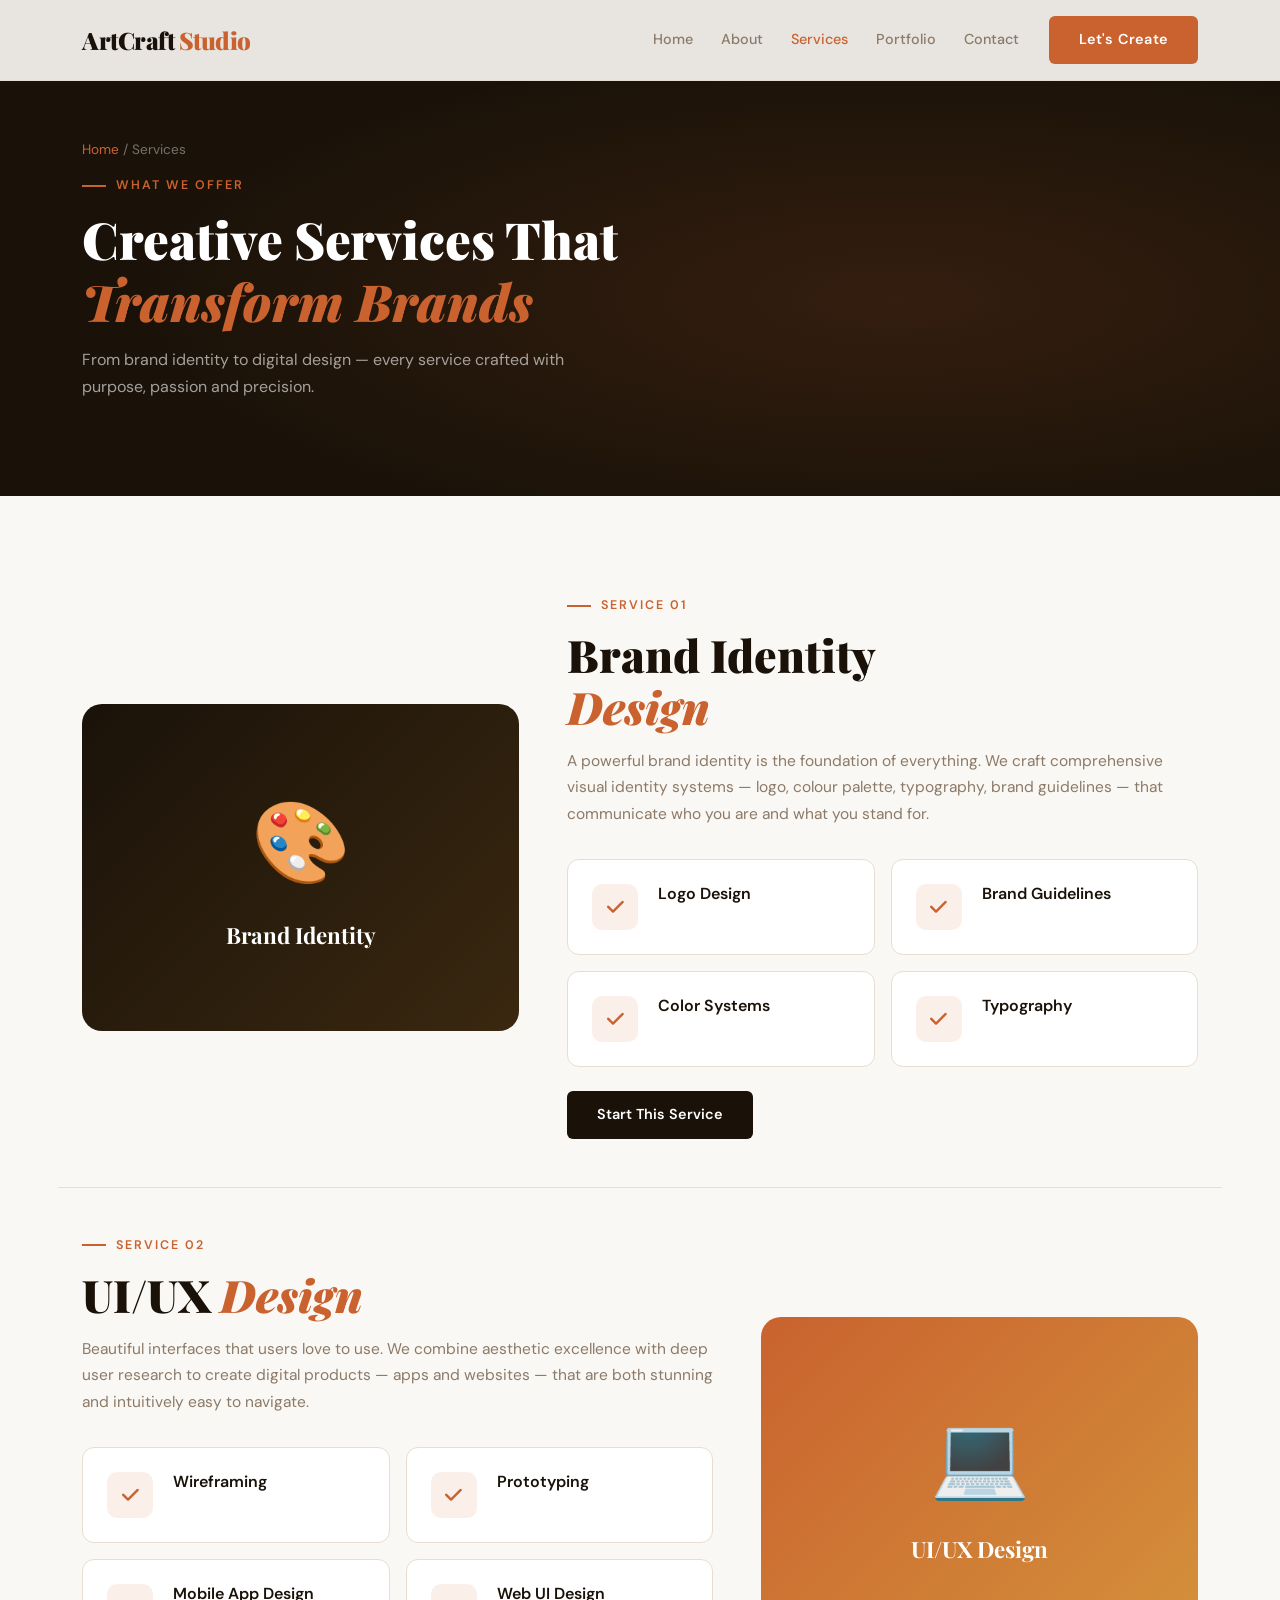
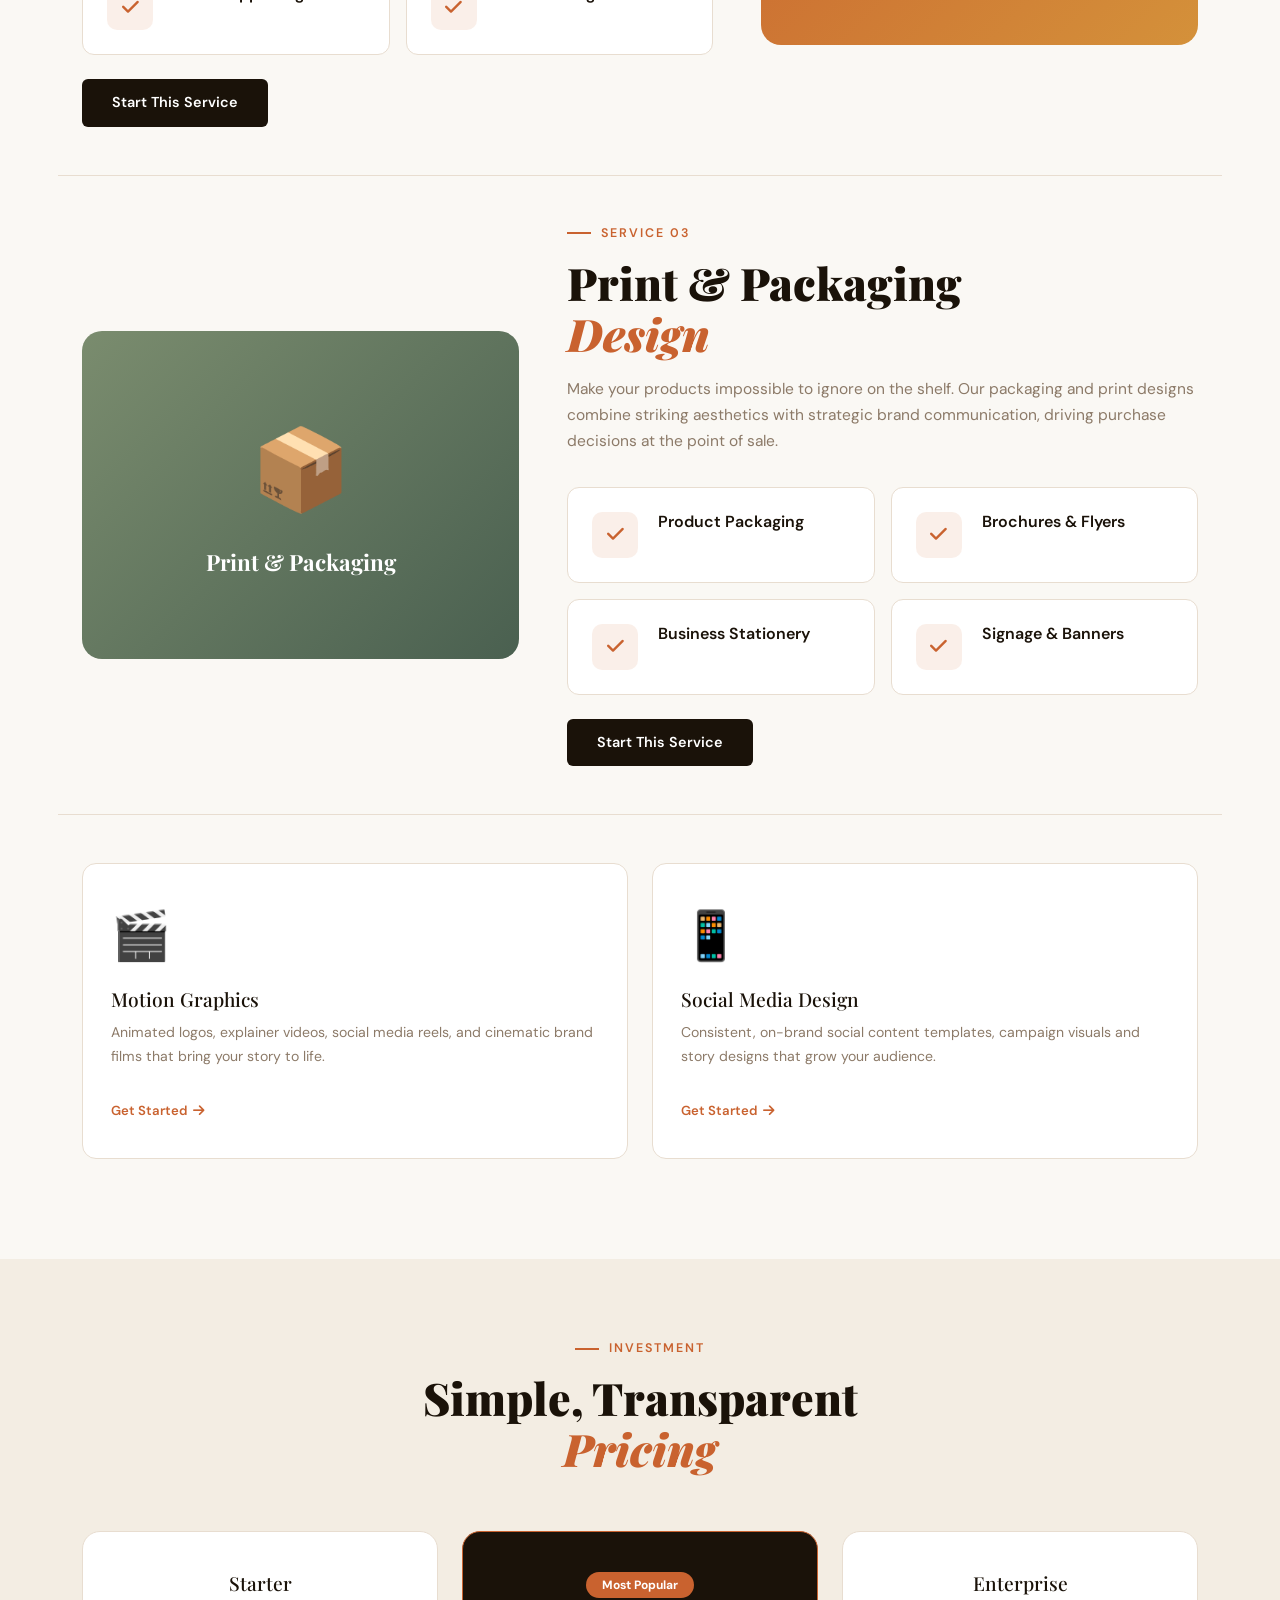
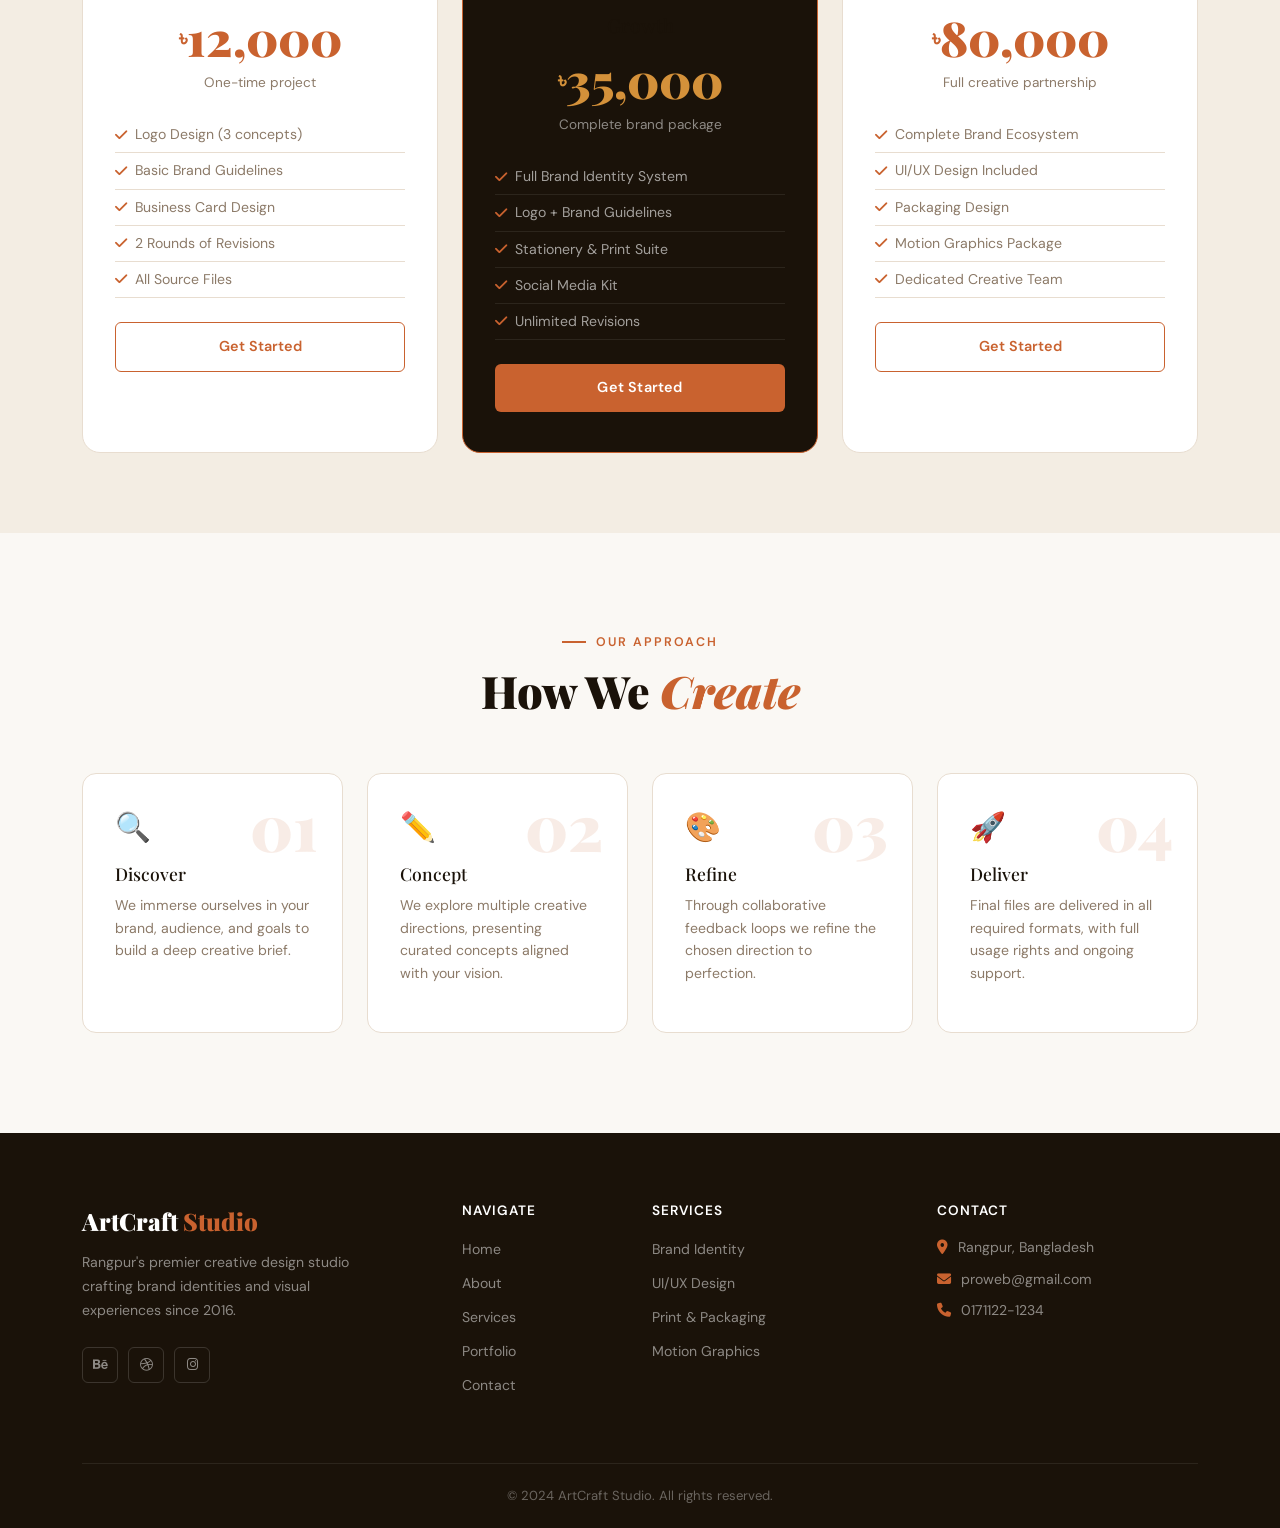
<file: services.html>
<!DOCTYPE html>
<html lang="en">
<head>
  <meta charset="UTF-8">
  <meta name="viewport" content="width=device-width, initial-scale=1.0">
  <title>Services — ArtCraft Studio | Creative Design Rangpur</title>
  <meta name="description" content="ArtCraft Studio offers brand identity, UI/UX, packaging, motion graphics and social media design services in Rangpur, Bangladesh.">
  <link href="https://cdn.jsdelivr.net/npm/bootstrap@5.3.2/dist/css/bootstrap.min.css" rel="stylesheet">
  <link href="https://fonts.googleapis.com/css2?family=Playfair+Display:ital,wght@0,400;0,600;0,700;0,900;1,400;1,700&family=DM+Sans:wght@300;400;500;600&display=swap" rel="stylesheet">
  <link href="https://cdnjs.cloudflare.com/ajax/libs/font-awesome/6.5.0/css/all.min.css" rel="stylesheet">
  <link rel="stylesheet" href="style.css">
</head>
<body>
<nav class="navbar navbar-expand-lg fixed-top ac-navbar">
  <div class="container">
    <a class="navbar-brand ac-brand" href="index.html">ArtCraft <span>Studio</span></a>
    <button class="navbar-toggler ac-toggler" type="button" data-bs-toggle="collapse" data-bs-target="#navMain"><i class="fas fa-bars"></i></button>
    <div class="collapse navbar-collapse" id="navMain">
      <ul class="navbar-nav ms-auto">
        <li class="nav-item"><a class="nav-link" href="index.html">Home</a></li>
        <li class="nav-item"><a class="nav-link" href="about.html">About</a></li>
        <li class="nav-item"><a class="nav-link active" href="services.html">Services</a></li>
        <li class="nav-item"><a class="nav-link" href="portfolio.html">Portfolio</a></li>
        <li class="nav-item"><a class="nav-link" href="contact.html">Contact</a></li>
      </ul>
      <a href="contact.html" class="ac-btn-primary ms-3">Let's Create</a>
    </div>
  </div>
</nav>

<section class="ac-page-header">
  <div class="container position-relative">
    <div class="ac-breadcrumb"><a href="index.html">Home</a> / Services</div>
    <div class="ac-section-label mt-3">What We Offer</div>
    <h1>Creative Services That<br><em>Transform Brands</em></h1>
    <p style="color:rgba(255,255,255,0.6); max-width:520px; margin-top:14px; line-height:1.7;">From brand identity to digital design — every service crafted with purpose, passion and precision.</p>
  </div>
</section>

<!-- SERVICE DETAILS -->
<section class="ac-section">
  <div class="container">
    <!-- Brand Identity -->
    <div class="row g-5 align-items-center mb-5 pb-5" style="border-bottom:1px solid var(--ac-border);">
      <div class="col-lg-5">
        <div style="background:linear-gradient(135deg,#1a1209,#3a2810); border-radius:20px; padding:60px; text-align:center; aspect-ratio:4/3; display:flex; align-items:center; justify-content:center; flex-direction:column; gap:16px;">
          <div style="font-size:5rem;">🎨</div>
          <div style="font-family:'Playfair Display',serif; color:#fff; font-size:1.4rem; font-weight:700;">Brand Identity</div>
        </div>
      </div>
      <div class="col-lg-7">
        <div class="ac-section-label">Service 01</div>
        <h2 class="ac-section-title">Brand Identity<br><em>Design</em></h2>
        <p class="ac-text-muted mt-3">A powerful brand identity is the foundation of everything. We craft comprehensive visual identity systems — logo, colour palette, typography, brand guidelines — that communicate who you are and what you stand for.</p>
        <div class="row g-3 mt-3">
          <div class="col-6"><div class="ac-value-item" style="margin:0;"><div class="ac-vi-icon"><i class="fas fa-check"></i></div><div><h6>Logo Design</h6></div></div></div>
          <div class="col-6"><div class="ac-value-item" style="margin:0;"><div class="ac-vi-icon"><i class="fas fa-check"></i></div><div><h6>Brand Guidelines</h6></div></div></div>
          <div class="col-6"><div class="ac-value-item" style="margin:0;"><div class="ac-vi-icon"><i class="fas fa-check"></i></div><div><h6>Color Systems</h6></div></div></div>
          <div class="col-6"><div class="ac-value-item" style="margin:0;"><div class="ac-vi-icon"><i class="fas fa-check"></i></div><div><h6>Typography</h6></div></div></div>
        </div>
        <a href="contact.html" class="ac-btn-dark mt-4 d-inline-block">Start This Service</a>
      </div>
    </div>
    <!-- UI/UX -->
    <div class="row g-5 align-items-center mb-5 pb-5 flex-lg-row-reverse" style="border-bottom:1px solid var(--ac-border);">
      <div class="col-lg-5">
        <div style="background:linear-gradient(135deg,#c9622f,#d4913a); border-radius:20px; padding:60px; text-align:center; aspect-ratio:4/3; display:flex; align-items:center; justify-content:center; flex-direction:column; gap:16px;">
          <div style="font-size:5rem;">💻</div>
          <div style="font-family:'Playfair Display',serif; color:#fff; font-size:1.4rem; font-weight:700;">UI/UX Design</div>
        </div>
      </div>
      <div class="col-lg-7">
        <div class="ac-section-label">Service 02</div>
        <h2 class="ac-section-title">UI/UX <em>Design</em></h2>
        <p class="ac-text-muted mt-3">Beautiful interfaces that users love to use. We combine aesthetic excellence with deep user research to create digital products — apps and websites — that are both stunning and intuitively easy to navigate.</p>
        <div class="row g-3 mt-3">
          <div class="col-6"><div class="ac-value-item" style="margin:0;"><div class="ac-vi-icon"><i class="fas fa-check"></i></div><div><h6>Wireframing</h6></div></div></div>
          <div class="col-6"><div class="ac-value-item" style="margin:0;"><div class="ac-vi-icon"><i class="fas fa-check"></i></div><div><h6>Prototyping</h6></div></div></div>
          <div class="col-6"><div class="ac-value-item" style="margin:0;"><div class="ac-vi-icon"><i class="fas fa-check"></i></div><div><h6>Mobile App Design</h6></div></div></div>
          <div class="col-6"><div class="ac-value-item" style="margin:0;"><div class="ac-vi-icon"><i class="fas fa-check"></i></div><div><h6>Web UI Design</h6></div></div></div>
        </div>
        <a href="contact.html" class="ac-btn-dark mt-4 d-inline-block">Start This Service</a>
      </div>
    </div>
    <!-- Packaging -->
    <div class="row g-5 align-items-center mb-5 pb-5" style="border-bottom:1px solid var(--ac-border);">
      <div class="col-lg-5">
        <div style="background:linear-gradient(135deg,#7a8c6e,#4a6050); border-radius:20px; padding:60px; text-align:center; aspect-ratio:4/3; display:flex; align-items:center; justify-content:center; flex-direction:column; gap:16px;">
          <div style="font-size:5rem;">📦</div>
          <div style="font-family:'Playfair Display',serif; color:#fff; font-size:1.4rem; font-weight:700;">Print & Packaging</div>
        </div>
      </div>
      <div class="col-lg-7">
        <div class="ac-section-label">Service 03</div>
        <h2 class="ac-section-title">Print & Packaging<br><em>Design</em></h2>
        <p class="ac-text-muted mt-3">Make your products impossible to ignore on the shelf. Our packaging and print designs combine striking aesthetics with strategic brand communication, driving purchase decisions at the point of sale.</p>
        <div class="row g-3 mt-3">
          <div class="col-6"><div class="ac-value-item" style="margin:0;"><div class="ac-vi-icon"><i class="fas fa-check"></i></div><div><h6>Product Packaging</h6></div></div></div>
          <div class="col-6"><div class="ac-value-item" style="margin:0;"><div class="ac-vi-icon"><i class="fas fa-check"></i></div><div><h6>Brochures & Flyers</h6></div></div></div>
          <div class="col-6"><div class="ac-value-item" style="margin:0;"><div class="ac-vi-icon"><i class="fas fa-check"></i></div><div><h6>Business Stationery</h6></div></div></div>
          <div class="col-6"><div class="ac-value-item" style="margin:0;"><div class="ac-vi-icon"><i class="fas fa-check"></i></div><div><h6>Signage & Banners</h6></div></div></div>
        </div>
        <a href="contact.html" class="ac-btn-dark mt-4 d-inline-block">Start This Service</a>
      </div>
    </div>
    <!-- Motion + Social -->
    <div class="row g-4">
      <div class="col-md-6">
        <div class="ac-service-card">
          <div style="font-size:3rem; margin-bottom:16px;">🎬</div>
          <h4>Motion Graphics</h4>
          <p>Animated logos, explainer videos, social media reels, and cinematic brand films that bring your story to life.</p>
          <a href="contact.html" class="ac-service-tag">Get Started <i class="fas fa-arrow-right"></i></a>
        </div>
      </div>
      <div class="col-md-6">
        <div class="ac-service-card">
          <div style="font-size:3rem; margin-bottom:16px;">📱</div>
          <h4>Social Media Design</h4>
          <p>Consistent, on-brand social content templates, campaign visuals and story designs that grow your audience.</p>
          <a href="contact.html" class="ac-service-tag">Get Started <i class="fas fa-arrow-right"></i></a>
        </div>
      </div>
    </div>
  </div>
</section>

<!-- PRICING -->
<section style="background:var(--ac-surface); padding:80px 0;">
  <div class="container">
    <div class="row justify-content-center mb-5">
      <div class="col-lg-6 text-center">
        <div class="ac-section-label" style="justify-content:center;">Investment</div>
        <h2 class="ac-section-title">Simple, Transparent<br><em>Pricing</em></h2>
      </div>
    </div>
    <div class="row g-4 justify-content-center">
      <div class="col-md-4">
        <div class="ac-pricing-card">
          <h4>Starter</h4>
          <div class="ac-price"><sup>৳</sup>12,000</div>
          <div class="ac-price-label">One-time project</div>
          <ul class="ac-pricing-list">
            <li><i class="fas fa-check"></i>Logo Design (3 concepts)</li>
            <li><i class="fas fa-check"></i>Basic Brand Guidelines</li>
            <li><i class="fas fa-check"></i>Business Card Design</li>
            <li><i class="fas fa-check"></i>2 Rounds of Revisions</li>
            <li><i class="fas fa-check"></i>All Source Files</li>
          </ul>
          <a href="contact.html" class="ac-btn-outline w-100 text-center">Get Started</a>
        </div>
      </div>
      <div class="col-md-4">
        <div class="ac-pricing-card ac-pricing-card--featured">
          <div class="ac-featured-badge">Most Popular</div>
          <h4>Growth</h4>
          <div class="ac-price" style="color:var(--ac-amber);"><sup>৳</sup>35,000</div>
          <div class="ac-price-label" style="color:rgba(255,255,255,0.5);">Complete brand package</div>
          <ul class="ac-pricing-list">
            <li><i class="fas fa-check"></i>Full Brand Identity System</li>
            <li><i class="fas fa-check"></i>Logo + Brand Guidelines</li>
            <li><i class="fas fa-check"></i>Stationery & Print Suite</li>
            <li><i class="fas fa-check"></i>Social Media Kit</li>
            <li><i class="fas fa-check"></i>Unlimited Revisions</li>
          </ul>
          <a href="contact.html" class="ac-btn-primary w-100 text-center">Get Started</a>
        </div>
      </div>
      <div class="col-md-4">
        <div class="ac-pricing-card">
          <h4>Enterprise</h4>
          <div class="ac-price"><sup>৳</sup>80,000</div>
          <div class="ac-price-label">Full creative partnership</div>
          <ul class="ac-pricing-list">
            <li><i class="fas fa-check"></i>Complete Brand Ecosystem</li>
            <li><i class="fas fa-check"></i>UI/UX Design Included</li>
            <li><i class="fas fa-check"></i>Packaging Design</li>
            <li><i class="fas fa-check"></i>Motion Graphics Package</li>
            <li><i class="fas fa-check"></i>Dedicated Creative Team</li>
          </ul>
          <a href="contact.html" class="ac-btn-outline w-100 text-center">Get Started</a>
        </div>
      </div>
    </div>
  </div>
</section>

<!-- PROCESS -->
<section class="ac-section">
  <div class="container">
    <div class="row justify-content-center mb-5">
      <div class="col-lg-6 text-center">
        <div class="ac-section-label" style="justify-content:center;">Our Approach</div>
        <h2 class="ac-section-title">How We <em>Create</em></h2>
      </div>
    </div>
    <div class="row g-4">
      <div class="col-md-6 col-lg-3">
        <div class="ac-process-card">
          <div class="ac-process-num">01</div>
          <div class="ac-process-icon">🔍</div>
          <h5>Discover</h5>
          <p>We immerse ourselves in your brand, audience, and goals to build a deep creative brief.</p>
        </div>
      </div>
      <div class="col-md-6 col-lg-3">
        <div class="ac-process-card">
          <div class="ac-process-num">02</div>
          <div class="ac-process-icon">✏️</div>
          <h5>Concept</h5>
          <p>We explore multiple creative directions, presenting curated concepts aligned with your vision.</p>
        </div>
      </div>
      <div class="col-md-6 col-lg-3">
        <div class="ac-process-card">
          <div class="ac-process-num">03</div>
          <div class="ac-process-icon">🎨</div>
          <h5>Refine</h5>
          <p>Through collaborative feedback loops we refine the chosen direction to perfection.</p>
        </div>
      </div>
      <div class="col-md-6 col-lg-3">
        <div class="ac-process-card">
          <div class="ac-process-num">04</div>
          <div class="ac-process-icon">🚀</div>
          <h5>Deliver</h5>
          <p>Final files are delivered in all required formats, with full usage rights and ongoing support.</p>
        </div>
      </div>
    </div>
  </div>
</section>

<footer class="ac-footer">
  <div class="container">
    <div class="row g-4">
      <div class="col-lg-4"><div class="ac-footer-brand">ArtCraft <span>Studio</span></div><p class="ac-footer-desc">Rangpur's premier creative design studio crafting brand identities and visual experiences since 2016.</p><div class="ac-footer-social"><a href="#"><i class="fab fa-behance"></i></a><a href="#"><i class="fab fa-dribbble"></i></a><a href="#"><i class="fab fa-instagram"></i></a></div></div>
      <div class="col-md-4 col-lg-2"><h6 class="ac-footer-heading">Navigate</h6><ul class="ac-footer-links"><li><a href="index.html">Home</a></li><li><a href="about.html">About</a></li><li><a href="services.html">Services</a></li><li><a href="portfolio.html">Portfolio</a></li><li><a href="contact.html">Contact</a></li></ul></div>
      <div class="col-md-4 col-lg-3"><h6 class="ac-footer-heading">Services</h6><ul class="ac-footer-links"><li><a href="#">Brand Identity</a></li><li><a href="#">UI/UX Design</a></li><li><a href="#">Print & Packaging</a></li><li><a href="#">Motion Graphics</a></li></ul></div>
      <div class="col-md-4 col-lg-3"><h6 class="ac-footer-heading">Contact</h6><ul class="ac-footer-contact"><li><i class="fas fa-map-marker-alt"></i> Rangpur, Bangladesh</li><li><i class="fas fa-envelope"></i> proweb@gmail.com</li><li><i class="fas fa-phone"></i> 0171122-1234</li></ul></div>
    </div>
    <div class="ac-footer-bottom"><p>&copy; 2024 ArtCraft Studio. All rights reserved.</p></div>
  </div>
</footer>
<script src="https://cdn.jsdelivr.net/npm/bootstrap@5.3.2/dist/js/bootstrap.bundle.min.js"></script>
</body>
</html>
</file>
<file: style.css>
/* ===== ARTCRAFT STUDIO STYLES ===== */
@import url('https://fonts.googleapis.com/css2?family=Playfair+Display:ital,wght@0,400;0,600;0,700;0,900;1,400;1,700&family=DM+Sans:wght@300;400;500;600&display=swap');

:root {
  --ac-bg: #faf8f4;
  --ac-surface: #f3ede3;
  --ac-card: #ffffff;
  --ac-border: #e8ddd0;
  --ac-primary: #c9622f;
  --ac-dark: #1a1209;
  --ac-amber: #d4913a;
  --ac-sage: #7a8c6e;
  --ac-text: #2e2418;
  --ac-muted: #8c7a68;
  --ac-light: #fff9f3;
}

*, *::before, *::after { box-sizing: border-box; margin: 0; padding: 0; }

body {
  font-family: 'DM Sans', sans-serif;
  background: var(--ac-bg);
  color: var(--ac-text);
  overflow-x: hidden;
}

/* NAVBAR */
.ac-navbar {
  background: rgba(250,248,244,0.92);
  backdrop-filter: blur(16px);
  border-bottom: 1px solid var(--ac-border);
  padding: 16px 0;
}
.ac-brand {
  font-family: 'Playfair Display', serif;
  font-weight: 900;
  font-size: 1.5rem;
  color: var(--ac-dark) !important;
  text-decoration: none;
  letter-spacing: -0.5px;
}
.ac-brand span { color: var(--ac-primary); }
.ac-navbar .nav-link {
  color: var(--ac-muted) !important;
  font-weight: 500;
  font-size: 0.9rem;
  padding: 6px 14px !important;
  transition: color 0.2s;
}
.ac-navbar .nav-link:hover, .ac-navbar .nav-link.active { color: var(--ac-primary) !important; }
.ac-toggler { border: 1px solid var(--ac-border); background: none; color: var(--ac-text); padding: 6px 12px; border-radius: 6px; }

/* BUTTONS */
.ac-btn-primary {
  background: var(--ac-primary);
  border: none;
  color: #fff;
  padding: 13px 30px;
  border-radius: 6px;
  font-weight: 600;
  font-size: 0.9rem;
  letter-spacing: 0.2px;
  transition: background 0.2s, transform 0.2s;
  text-decoration: none;
  display: inline-block;
}
.ac-btn-primary:hover { background: #b5531f; transform: translateY(-2px); color: #fff; }
.ac-btn-outline {
  background: transparent;
  border: 1.5px solid var(--ac-primary);
  color: var(--ac-primary);
  padding: 13px 30px;
  border-radius: 6px;
  font-weight: 600;
  font-size: 0.9rem;
  transition: all 0.2s;
  text-decoration: none;
  display: inline-block;
}
.ac-btn-outline:hover { background: var(--ac-primary); color: #fff; }
.ac-btn-dark {
  background: var(--ac-dark);
  border: none;
  color: #fff;
  padding: 13px 30px;
  border-radius: 6px;
  font-weight: 600;
  font-size: 0.9rem;
  transition: opacity 0.2s, transform 0.2s;
  text-decoration: none;
  display: inline-block;
}
.ac-btn-dark:hover { opacity: 0.85; transform: translateY(-2px); color: #fff; }

/* HERO */
.ac-hero {
  min-height: 100vh;
  display: grid;
  grid-template-columns: 1fr 1fr;
  padding-top: 80px;
  overflow: hidden;
}
@media (max-width: 991px) { .ac-hero { grid-template-columns: 1fr; } }
.ac-hero-left {
  background: var(--ac-dark);
  display: flex;
  align-items: center;
  padding: 80px 60px;
  position: relative;
  overflow: hidden;
}
.ac-hero-left::before {
  content: '';
  position: absolute;
  width: 500px; height: 500px;
  background: rgba(201,98,47,0.12);
  border-radius: 50%;
  top: -150px; left: -100px;
  pointer-events: none;
}
.ac-hero-right {
  background: var(--ac-surface);
  display: flex;
  align-items: center;
  justify-content: center;
  padding: 60px 40px;
  position: relative;
}
.ac-hero-eyebrow {
  display: inline-flex;
  align-items: center;
  gap: 10px;
  color: var(--ac-amber);
  font-size: 0.82rem;
  font-weight: 600;
  text-transform: uppercase;
  letter-spacing: 2px;
  margin-bottom: 24px;
}
.ac-hero-eyebrow::before {
  content: '';
  display: block;
  width: 32px; height: 2px;
  background: var(--ac-amber);
}
.ac-hero-title {
  font-family: 'Playfair Display', serif;
  font-size: clamp(2.4rem, 4.5vw, 4rem);
  font-weight: 900;
  line-height: 1.1;
  color: #fff;
  margin-bottom: 20px;
}
.ac-hero-title em { color: var(--ac-primary); font-style: italic; }
.ac-hero-sub {
  color: rgba(255,255,255,0.6);
  font-size: 1rem;
  line-height: 1.7;
  margin-bottom: 36px;
  max-width: 420px;
}
.ac-hero-stats {
  display: flex;
  gap: 32px;
  margin-top: 40px;
  padding-top: 32px;
  border-top: 1px solid rgba(255,255,255,0.1);
}
.ac-stat-num {
  font-family: 'Playfair Display', serif;
  font-size: 2rem;
  font-weight: 900;
  color: var(--ac-amber);
  display: block;
}
.ac-stat-label { color: rgba(255,255,255,0.5); font-size: 0.78rem; text-transform: uppercase; letter-spacing: 0.5px; }

/* HERO RIGHT VISUAL */
.ac-showcase-grid {
  display: grid;
  grid-template-columns: 1fr 1fr;
  gap: 16px;
  max-width: 400px;
}
.ac-showcase-item {
  border-radius: 14px;
  overflow: hidden;
  aspect-ratio: 4/3;
  display: flex;
  align-items: center;
  justify-content: center;
  font-size: 2.5rem;
}
.ac-showcase-item:first-child { grid-column: span 2; aspect-ratio: 16/9; }

/* SECTIONS */
.ac-section { padding: 100px 0; }
.ac-section-label {
  font-size: 0.78rem;
  font-weight: 600;
  text-transform: uppercase;
  letter-spacing: 2px;
  color: var(--ac-primary);
  display: flex;
  align-items: center;
  gap: 10px;
  margin-bottom: 14px;
}
.ac-section-label::before {
  content: '';
  display: block;
  width: 24px; height: 2px;
  background: var(--ac-primary);
}
.ac-section-title {
  font-family: 'Playfair Display', serif;
  font-size: clamp(2rem, 3.5vw, 3rem);
  font-weight: 900;
  color: var(--ac-dark);
  line-height: 1.15;
}
.ac-section-title em { color: var(--ac-primary); font-style: italic; }
.ac-text-muted { color: var(--ac-muted); line-height: 1.7; font-size: 0.97rem; }

/* SERVICE CARDS */
.ac-service-card {
  border: 1px solid var(--ac-border);
  border-radius: 14px;
  padding: 36px 28px;
  background: var(--ac-card);
  height: 100%;
  transition: transform 0.3s, box-shadow 0.3s, border-color 0.3s;
}
.ac-service-card:hover {
  transform: translateY(-6px);
  box-shadow: 0 20px 60px rgba(201,98,47,0.08);
  border-color: var(--ac-primary);
}
.ac-service-num {
  font-family: 'Playfair Display', serif;
  font-size: 3rem;
  font-weight: 900;
  color: rgba(201,98,47,0.15);
  line-height: 1;
  margin-bottom: 16px;
}
.ac-service-card h4 { font-family: 'Playfair Display', serif; font-size: 1.2rem; color: var(--ac-dark); margin-bottom: 10px; }
.ac-service-card p { color: var(--ac-muted); font-size: 0.88rem; line-height: 1.7; }
.ac-service-tag {
  display: inline-flex;
  align-items: center;
  gap: 6px;
  color: var(--ac-primary);
  font-size: 0.82rem;
  font-weight: 600;
  margin-top: 16px;
  text-decoration: none;
}
.ac-service-tag:hover { color: #b5531f; }

/* PORTFOLIO */
.ac-portfolio-card {
  border-radius: 16px;
  overflow: hidden;
  background: var(--ac-card);
  border: 1px solid var(--ac-border);
  transition: transform 0.3s, box-shadow 0.3s;
}
.ac-portfolio-card:hover { transform: translateY(-8px); box-shadow: 0 24px 70px rgba(201,98,47,0.12); }
.ac-portfolio-thumb {
  height: 240px;
  display: flex; align-items: center; justify-content: center;
  font-size: 4rem;
  position: relative;
  overflow: hidden;
}
.ac-portfolio-overlay {
  position: absolute; inset: 0;
  background: rgba(26,18,9,0.6);
  display: flex;
  align-items: center;
  justify-content: center;
  opacity: 0;
  transition: opacity 0.3s;
}
.ac-portfolio-card:hover .ac-portfolio-overlay { opacity: 1; }
.ac-portfolio-body { padding: 24px; }
.ac-port-category {
  font-size: 0.75rem;
  font-weight: 600;
  text-transform: uppercase;
  letter-spacing: 1px;
  color: var(--ac-primary);
  margin-bottom: 8px;
}
.ac-portfolio-body h5 { font-family: 'Playfair Display', serif; color: var(--ac-dark); margin-bottom: 8px; }
.ac-portfolio-body p { color: var(--ac-muted); font-size: 0.86rem; }

/* TESTIMONIAL */
.ac-testimonial {
  background: var(--ac-card);
  border: 1px solid var(--ac-border);
  border-radius: 16px;
  padding: 36px;
  height: 100%;
  transition: box-shadow 0.3s;
}
.ac-testimonial:hover { box-shadow: 0 16px 50px rgba(201,98,47,0.08); }
.ac-testimonial-quote { font-size: 3rem; color: var(--ac-primary); line-height: 1; font-family: 'Playfair Display', serif; margin-bottom: 16px; }
.ac-testimonial p { font-family: 'Playfair Display', serif; font-style: italic; color: var(--ac-text); font-size: 1rem; line-height: 1.7; }
.ac-testimonial-author { display: flex; align-items: center; gap: 14px; margin-top: 24px; }
.ac-avatar {
  width: 46px; height: 46px; border-radius: 50%;
  background: linear-gradient(135deg, var(--ac-primary), var(--ac-amber));
  display: flex; align-items: center; justify-content: center;
  font-weight: 700; font-size: 0.85rem; color: #fff;
  flex-shrink: 0;
}
.ac-testimonial-author strong { display: block; color: var(--ac-dark); font-size: 0.9rem; }
.ac-testimonial-author span { color: var(--ac-muted); font-size: 0.78rem; }

/* TEAM */
.ac-team-card {
  border: 1px solid var(--ac-border);
  border-radius: 16px;
  overflow: hidden;
  background: var(--ac-card);
  text-align: center;
  transition: transform 0.3s, box-shadow 0.3s;
}
.ac-team-card:hover { transform: translateY(-6px); box-shadow: 0 20px 60px rgba(201,98,47,0.1); }
.ac-team-thumb {
  height: 180px;
  display: flex; align-items: center; justify-content: center;
  font-size: 4rem;
}
.ac-team-body { padding: 20px; }
.ac-team-body h5 { font-family: 'Playfair Display', serif; color: var(--ac-dark); margin-bottom: 4px; }
.ac-team-body span { color: var(--ac-primary); font-size: 0.82rem; font-weight: 600; }
.ac-team-body p { color: var(--ac-muted); font-size: 0.84rem; margin-top: 8px; line-height: 1.6; }

/* FOOTER */
.ac-footer {
  background: var(--ac-dark);
  padding: 70px 0 0;
  color: rgba(255,255,255,0.7);
}
.ac-footer-brand { font-family: 'Playfair Display', serif; font-weight: 900; font-size: 1.5rem; color: #fff; }
.ac-footer-brand span { color: var(--ac-primary); }
.ac-footer-desc { color: rgba(255,255,255,0.5); font-size: 0.88rem; line-height: 1.7; max-width: 280px; margin-top: 12px; }
.ac-footer-heading { color: #fff; font-weight: 600; font-size: 0.85rem; text-transform: uppercase; letter-spacing: 1px; margin-bottom: 18px; }
.ac-footer-links { list-style: none; padding: 0; }
.ac-footer-links li { margin-bottom: 10px; }
.ac-footer-links a { color: rgba(255,255,255,0.5); text-decoration: none; font-size: 0.88rem; transition: color 0.2s; }
.ac-footer-links a:hover { color: var(--ac-primary); }
.ac-footer-contact { list-style: none; padding: 0; }
.ac-footer-contact li { color: rgba(255,255,255,0.5); font-size: 0.88rem; margin-bottom: 10px; display: flex; align-items: flex-start; gap: 10px; }
.ac-footer-contact i { color: var(--ac-primary); margin-top: 3px; flex-shrink: 0; }
.ac-footer-social { display: flex; gap: 10px; margin-top: 24px; }
.ac-footer-social a {
  width: 36px; height: 36px;
  border: 1px solid rgba(255,255,255,0.15);
  border-radius: 6px;
  display: flex; align-items: center; justify-content: center;
  color: rgba(255,255,255,0.5);
  font-size: 0.82rem;
  text-decoration: none;
  transition: all 0.2s;
}
.ac-footer-social a:hover { background: var(--ac-primary); border-color: var(--ac-primary); color: #fff; }
.ac-footer-bottom {
  border-top: 1px solid rgba(255,255,255,0.08);
  margin-top: 50px;
  padding: 22px 0;
  text-align: center;
}
.ac-footer-bottom p { color: rgba(255,255,255,0.35); font-size: 0.82rem; margin: 0; }

/* PAGE HEADER */
.ac-page-header {
  background: var(--ac-dark);
  padding: 140px 0 80px;
  position: relative;
  overflow: hidden;
}
.ac-page-header::before {
  content: '';
  position: absolute; inset: 0;
  background: radial-gradient(ellipse at 70% 60%, rgba(201,98,47,0.15), transparent 60%);
}
.ac-page-header h1 { font-family: 'Playfair Display', serif; font-weight: 900; color: #fff; font-size: clamp(2rem, 4vw, 3.2rem); }
.ac-page-header h1 em { color: var(--ac-primary); }
.ac-breadcrumb { color: rgba(255,255,255,0.4); font-size: 0.85rem; margin-bottom: 14px; }
.ac-breadcrumb a { color: var(--ac-primary); text-decoration: none; }

/* PROCESS */
.ac-process-card {
  background: var(--ac-card);
  border: 1px solid var(--ac-border);
  border-radius: 14px;
  padding: 32px;
  height: 100%;
  position: relative;
  transition: transform 0.3s, border-color 0.3s;
}
.ac-process-card:hover { transform: translateY(-4px); border-color: var(--ac-primary); }
.ac-process-num {
  font-family: 'Playfair Display', serif;
  font-size: 4rem;
  font-weight: 900;
  color: rgba(201,98,47,0.12);
  line-height: 1;
  position: absolute;
  top: 20px; right: 24px;
}
.ac-process-icon { font-size: 1.8rem; margin-bottom: 14px; }
.ac-process-card h5 { font-family: 'Playfair Display', serif; color: var(--ac-dark); margin-bottom: 10px; font-size: 1.1rem; }
.ac-process-card p { color: var(--ac-muted); font-size: 0.88rem; line-height: 1.6; }

/* STATS BANNER */
.ac-stats-banner { background: var(--ac-primary); padding: 60px 0; }
.ac-stats-banner .ac-stat-num { color: #fff; font-size: 2.5rem; }
.ac-stats-banner .ac-stat-label { color: rgba(255,255,255,0.7); }
.ac-divider { width: 1px; background: rgba(255,255,255,0.2); height: 60px; align-self: center; }

/* CONTACT */
.ac-form-label { color: var(--ac-muted); font-size: 0.85rem; font-weight: 500; margin-bottom: 6px; }
.ac-form-control {
  background: var(--ac-card);
  border: 1.5px solid var(--ac-border);
  border-radius: 8px;
  color: var(--ac-text);
  padding: 12px 16px;
  font-size: 0.9rem;
  width: 100%;
  font-family: 'DM Sans', sans-serif;
  transition: border-color 0.25s;
}
.ac-form-control:focus { outline: none; border-color: var(--ac-primary); }
.ac-form-control::placeholder { color: rgba(140,122,104,0.5); }
.ac-contact-box {
  background: var(--ac-dark);
  border-radius: 18px;
  padding: 40px 36px;
  color: rgba(255,255,255,0.7);
}
.ac-contact-box h4 { font-family: 'Playfair Display', serif; color: #fff; font-size: 1.4rem; margin-bottom: 24px; }
.ac-contact-item { display: flex; gap: 16px; align-items: flex-start; margin-bottom: 20px; }
.ac-ci-icon { width: 42px; height: 42px; background: rgba(201,98,47,0.2); border-radius: 10px; display: flex; align-items: center; justify-content: center; color: var(--ac-primary); flex-shrink: 0; }
.ac-contact-item strong { display: block; color: #fff; margin-bottom: 2px; font-size: 0.9rem; }
.ac-contact-item p { color: rgba(255,255,255,0.5); font-size: 0.85rem; margin: 0; }

/* VALUE ITEMS */
.ac-value-item {
  display: flex; gap: 20px; align-items: flex-start;
  padding: 24px;
  border: 1px solid var(--ac-border);
  border-radius: 12px;
  background: var(--ac-card);
  margin-bottom: 16px;
  transition: border-color 0.3s;
}
.ac-value-item:hover { border-color: var(--ac-primary); }
.ac-vi-icon { width: 46px; height: 46px; background: rgba(201,98,47,0.1); border-radius: 10px; display: flex; align-items: center; justify-content: center; color: var(--ac-primary); font-size: 1.2rem; flex-shrink: 0; }
.ac-value-item h6 { color: var(--ac-dark); font-weight: 600; margin-bottom: 4px; }
.ac-value-item p { color: var(--ac-muted); font-size: 0.85rem; line-height: 1.6; margin: 0; }

/* PRICING */
.ac-pricing-card {
  border: 1.5px solid var(--ac-border);
  border-radius: 18px;
  padding: 40px 32px;
  background: var(--ac-card);
  text-align: center;
  height: 100%;
  transition: transform 0.3s, border-color 0.3s, box-shadow 0.3s;
}
.ac-pricing-card:hover { transform: translateY(-6px); border-color: var(--ac-primary); box-shadow: 0 20px 60px rgba(201,98,47,0.1); }
.ac-pricing-card--featured { border-color: var(--ac-primary); background: var(--ac-dark); }
.ac-pricing-card--featured h4 { color: #fff; }
.ac-price { font-family: 'Playfair Display', serif; font-size: 3rem; font-weight: 900; color: var(--ac-primary); }
.ac-price sup { font-size: 1.4rem; }
.ac-price-label { color: var(--ac-muted); font-size: 0.85rem; }
.ac-pricing-card h4 { font-family: 'Playfair Display', serif; color: var(--ac-dark); font-size: 1.2rem; margin-bottom: 6px; }
.ac-pricing-list { list-style: none; padding: 0; margin: 24px 0; text-align: left; }
.ac-pricing-list li { color: var(--ac-muted); font-size: 0.88rem; padding: 7px 0; border-bottom: 1px solid var(--ac-border); display: flex; gap: 8px; align-items: center; }
.ac-pricing-list li i { color: var(--ac-primary); flex-shrink: 0; }
.ac-pricing-card--featured .ac-pricing-list li { border-color: rgba(255,255,255,0.08); color: rgba(255,255,255,0.6); }
.ac-featured-badge { display: inline-block; background: var(--ac-primary); color: #fff; padding: 4px 16px; border-radius: 50px; font-size: 0.75rem; font-weight: 700; margin-bottom: 16px; }
</file>
